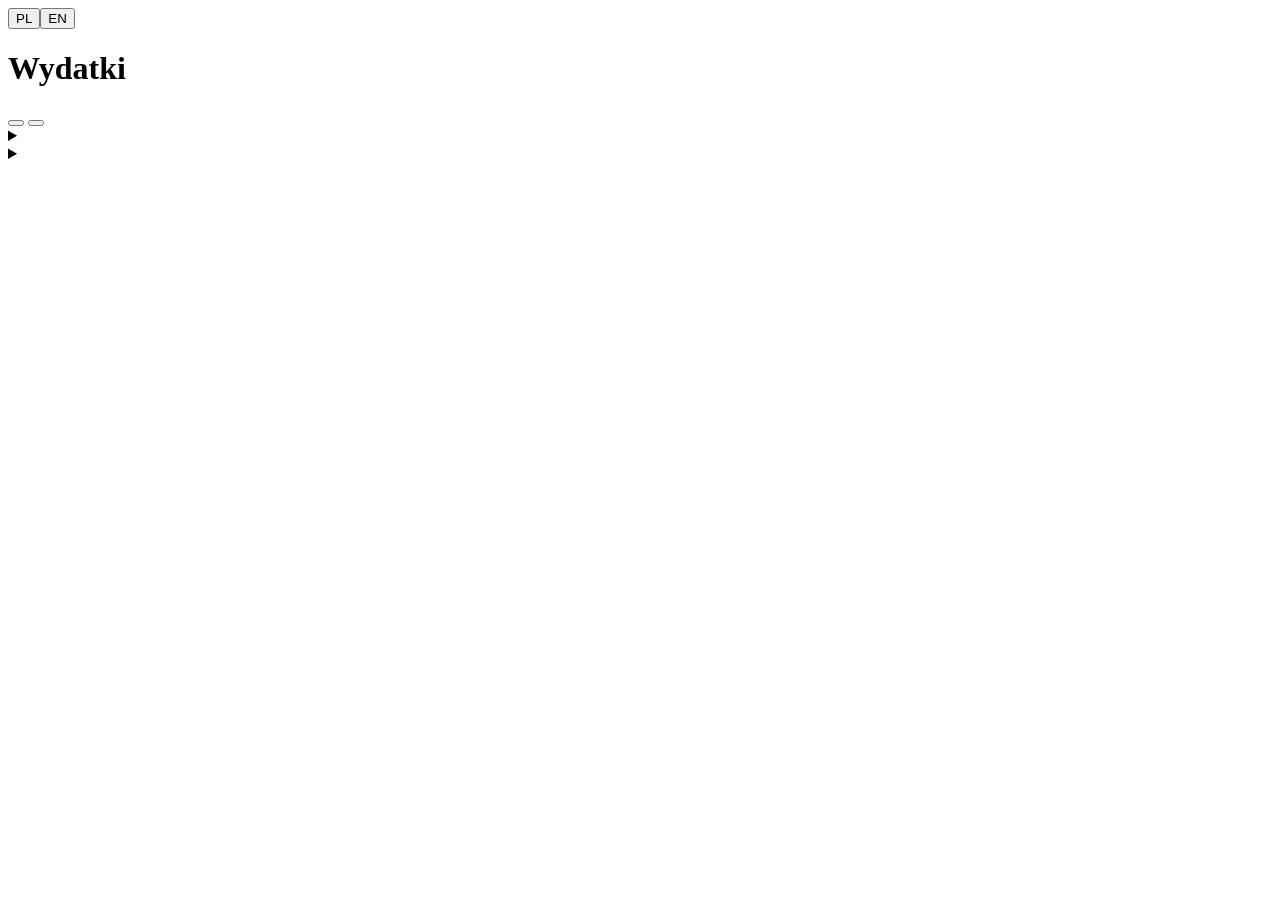
<file: src/index.html>
<!doctype html>
<html lang="pl">
<head>
<meta charset="utf-8">
<meta name="viewport" content="width=device-width,initial-scale=1">
<!--CSP-->
<!-- kontrola:csp-z-builda — build.py wstawia tu CSP z hashami skryptów; test_csp sprawdza blokadę -->
<title>Wydatki</title>
<style>
/*STYL*/
</style>
<script>/*MOTYW*/</script>
</head>
<body>
<main id="start" class="start">
  <div class="jezyk" role="group" data-i18n-aria-label="start.jezyk">
    <button type="button" data-jezyk="pl">PL</button><button type="button" data-jezyk="en">EN</button>
  </div>
  <h1>Wydatki</h1>
  <p class="lead" data-i18n-h="start.lead"></p>

  <div id="strefa" class="strefa">
    <div class="akcje">
      <button id="btn-ostatni" class="btn pri" type="button" hidden></button>
      <button id="btn-folder" class="btn pri" type="button" data-i18n="start.folder"></button>
      <input id="wybierz-folder" type="file" webkitdirectory multiple hidden>
      <label class="btn"><span data-i18n="start.pliki"></span><input id="wybierz-pliki" type="file" accept=".csv,.pdf,.xlsx,.ofx,.qfx,.yaml,.yml,.json" multiple hidden></label>
      <button id="pokaz-demo" class="btn" type="button" data-i18n="start.demo"></button>
    </div>
    <div class="muted" data-i18n="start.przeciagnij"></div>
    <div class="muted" id="info-zapis"></div>
    <div class="muted" id="wyczysc-box" hidden><button id="btn-wyczysc" class="lnk" type="button" data-i18n="start.wyczysc"></button>
      <span data-i18n="start.wyczysc_info"></span></div>
    <div id="start-blad" class="blad" role="alert"></div>
  </div>

  <details>
    <summary data-i18n="start.jak_folder"></summary>
    <pre data-i18n="start.drzewo"></pre>
    <p class="muted" data-i18n-h="start.rozpoznanie"></p>
  </details>
  <details>
    <summary data-i18n="start.pewnosc"></summary>
    <ul>
      <li data-i18n-h="start.pewnosc1"></li>
      <li data-i18n="start.pewnosc2"></li>
      <li data-i18n="start.pewnosc3"></li>
      <li data-i18n="start.pewnosc4"></li>
    </ul>
  </details>
</main>
<div id="app" hidden></div>
<template id="uklad">
<!--UKLAD-->
</template>
<script>
/*SKRYPT*/
</script>
</body>
</html>
</file>
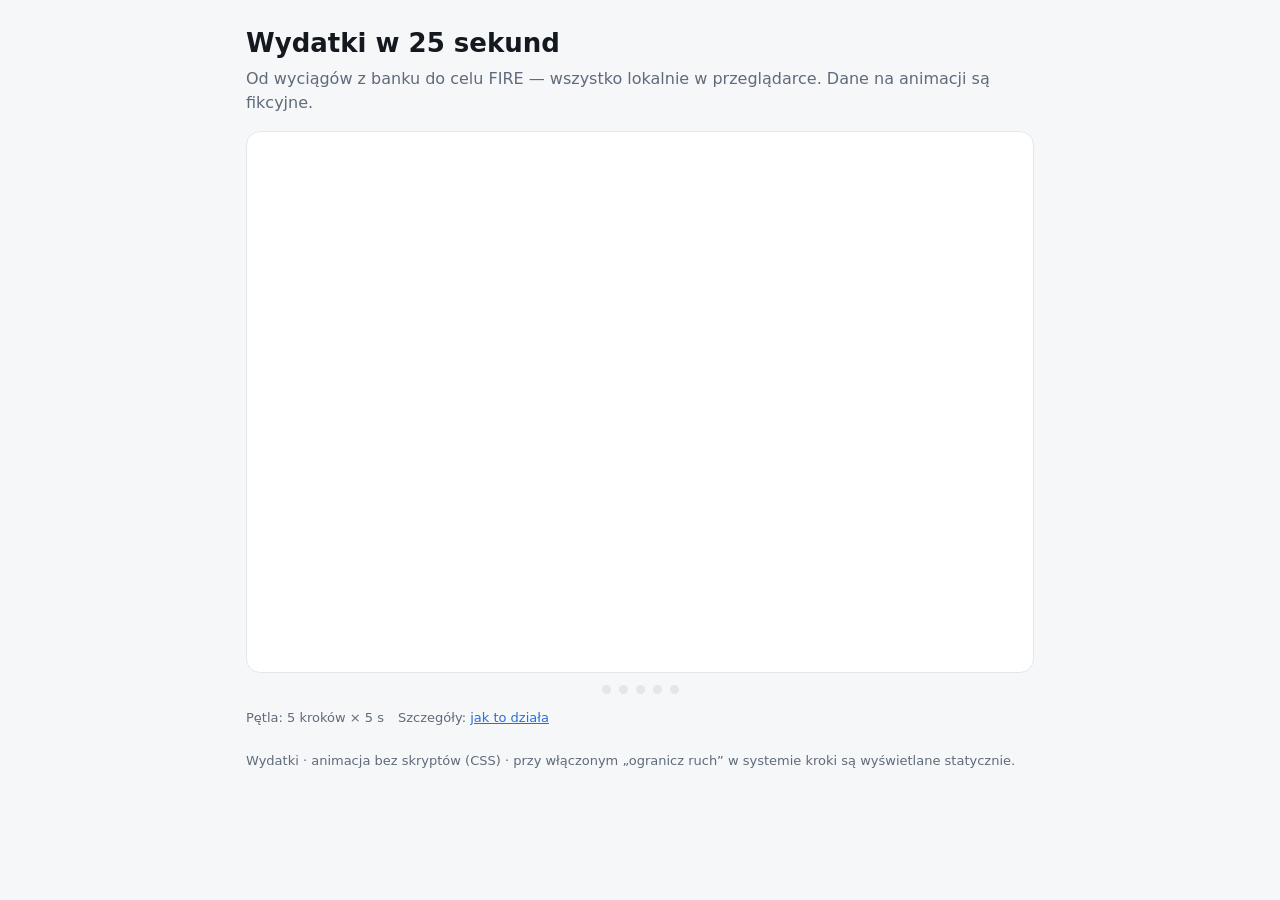
<file: docs/animacja.html>
<!doctype html>
<html lang="pl">
<head>
<meta charset="utf-8">
<meta name="viewport" content="width=device-width,initial-scale=1">
<meta http-equiv="Content-Security-Policy" content="default-src 'none'; style-src 'unsafe-inline'; img-src data:; base-uri 'none'; form-action 'none'">
<title>Wydatki w 25 sekund</title>
<style>
:root{--bg:#f6f7f9;--card:#fff;--txt:#14181f;--mut:#5f6b7a;--line:#e3e7ec;--acc:#2a6fd6;--acc-soft:#e9f1fd;
  --ok:#1f8a5b;--ok-soft:#e3f4ec;--warn:#b42318;--warn-soft:#fdecea;--szary:#8a94a3;--szary-soft:#eef0f3;--ty:#b5651d;--ty-soft:#fbf0e4;
  --c1:#2a6fd6;--c2:#1f8a5b;--c3:#d08a1c;--c4:#9b59b6;--c5:#8a94a3}
@media(prefers-color-scheme:dark){:root:not([data-theme=light]){--bg:#0f1216;--card:#171b21;--txt:#e7eaee;--mut:#9aa4b1;--line:#2a313b;
  --acc:#5b9bf0;--acc-soft:#1a2a40;--ok:#4cc38a;--ok-soft:#16302a;--warn:#f07167;--warn-soft:#3a1d1b;--szary:#8a94a3;--szary-soft:#232a33;
  --ty:#e3a35f;--ty-soft:#33261a;--c1:#5b9bf0;--c2:#4cc38a;--c3:#e3a35f;--c4:#b98ad0;--c5:#6b7583}}
:root[data-theme=dark]{--bg:#0f1216;--card:#171b21;--txt:#e7eaee;--mut:#9aa4b1;--line:#2a313b;--acc:#5b9bf0;--acc-soft:#1a2a40;
  --ok:#4cc38a;--ok-soft:#16302a;--warn:#f07167;--warn-soft:#3a1d1b;--szary-soft:#232a33;--ty:#e3a35f;--ty-soft:#33261a;
  --c1:#5b9bf0;--c2:#4cc38a;--c3:#e3a35f;--c4:#b98ad0;--c5:#6b7583}
*{box-sizing:border-box}
body{margin:0;background:var(--bg);color:var(--txt);font:16px/1.5 system-ui,-apple-system,"Segoe UI",Roboto,sans-serif}
main{max-width:820px;margin:0 auto;padding:24px 16px 48px}
h1{font-size:26px;margin:0 0 4px}
.lead{color:var(--mut);margin:0 0 16px}
.scena-box{position:relative;background:var(--card);border:1px solid var(--line);border-radius:14px;overflow:hidden;aspect-ratio:16/11;min-height:430px}
.scena{position:absolute;inset:0;padding:22px 24px;display:flex;flex-direction:column;gap:12px;opacity:0;
  animation:okno 25s infinite;animation-delay:calc(var(--k) * 5s - 25s)}
.tyt{font-size:13px;font-weight:700;letter-spacing:.04em;text-transform:uppercase;color:var(--acc)}
.opis{font-size:19px;font-weight:600;line-height:1.3}
.pod{color:var(--mut);font-size:14px;margin-top:auto}
/* widoczność sceny: 0–20% cyklu (5 s z 25 s) */
@keyframes okno{0%{opacity:0}1.5%{opacity:1}18.5%{opacity:1}20%{opacity:0}100%{opacity:0}}
/* wejście elementu w scenie: --o = sekunda od początku sceny */
.w{opacity:0;animation:wejscie 25s infinite;animation-delay:calc(var(--k) * 5s + var(--o) * 1s - 25s)}
/* widoczny przez 20 s od pojawienia: dłużej niż reszta sceny (≤ 5 s), krócej niż do kolejnego startu sceny (≥ 21 s) */
@keyframes wejscie{0%{opacity:0;transform:translateY(8px)}2%{opacity:1;transform:none}79%{opacity:1;transform:none}80%,100%{opacity:0}}
.scena .w{animation-fill-mode:both}
/* etykieta zastępowana inną: znika (visibility, bez przenikania) w chwili --do, do końca sceny */
.w.zn-do{animation-name:wejscie,schowaj;animation-delay:calc(var(--k) * 5s + var(--o) * 1s - 25s),calc(var(--k) * 5s + var(--do) * 1s - 25s)}
@keyframes schowaj{0%{visibility:hidden}8%{visibility:hidden}8.1%,100%{visibility:visible}}
/* kropki postępu */
.kropki{display:flex;gap:8px;justify-content:center;margin:12px 0 0}
.kropki span{width:9px;height:9px;border-radius:50%;background:var(--line);animation:kropka 25s infinite;animation-delay:calc(var(--k) * 5s - 25s)}
@keyframes kropka{0%{background:var(--acc);transform:scale(1.25)}19.9%{background:var(--acc);transform:scale(1.25)}20%,100%{background:var(--line);transform:none}}
/* elementy */
.pliki{display:grid;grid-template-columns:repeat(2,minmax(0,1fr));gap:10px;max-width:520px}
.plik{display:flex;align-items:center;gap:10px;border:1px solid var(--line);border-radius:10px;padding:9px 12px;background:var(--bg);font-family:ui-monospace,Menlo,monospace;font-size:14px}
.ikona{width:28px;height:34px;border-radius:4px;background:var(--acc-soft);color:var(--acc);font:700 9px system-ui;display:grid;place-items:end center;padding-bottom:4px;flex:none;position:relative}
.ikona::after{content:"";position:absolute;top:0;right:0;border-left:9px solid transparent;border-top:9px solid var(--bg)}
.ikona.pdf{background:var(--warn-soft);color:var(--warn)}
.folder{display:flex;align-items:center;gap:10px;font-weight:600}
.folder i{width:34px;height:26px;border-radius:4px;background:var(--c3);position:relative;display:inline-block}
.folder i::before{content:"";position:absolute;left:0;top:-5px;width:14px;height:6px;border-radius:3px 3px 0 0;background:var(--c3)}
.bank{margin-left:auto;font:600 12px system-ui;border-radius:999px;padding:2px 9px;background:var(--ok-soft);color:var(--ok);white-space:nowrap}
.tab{width:100%;border-collapse:collapse;font-size:14px}
.tab td{padding:7px 8px;border-bottom:1px solid var(--line);white-space:nowrap}
.tab td.o{white-space:normal;width:100%}
.tab td.k{text-align:right;font-variant-numeric:tabular-nums}
.znacz{font:600 12px system-ui;border-radius:999px;padding:2px 9px;white-space:nowrap}
.znacz.zly{background:var(--warn-soft);color:var(--warn)}
.znacz.szary{background:var(--szary-soft);color:var(--szary)}
.znacz.ok{background:var(--ok-soft);color:var(--ok)}
.znacz.tr{background:var(--acc-soft);color:var(--acc)}
.skr{text-decoration:line-through;color:var(--mut)}
.chipbox{position:relative;display:inline-block;min-width:120px;height:22px}
.chipbox .znacz{position:absolute;right:0;top:0}
.okno{position:absolute;right:24px;bottom:58px;width:min(360px,80%);background:var(--card);border:2px solid var(--ty);border-radius:12px;padding:12px 14px;
  box-shadow:0 10px 30px rgba(0,0,0,.18);font-size:14px}
.okno b{display:block;margin-bottom:4px}
.okno .btn{display:inline-block;margin-top:8px;background:var(--ty);color:#fff;border-radius:7px;padding:4px 12px;font-weight:600}
.okno.zn{opacity:0;animation:okienko 25s infinite;animation-delay:calc(var(--k) * 5s + var(--o) * 1s - 25s)}
@keyframes okienko{0%{opacity:0;transform:scale(.96)}2%{opacity:1;transform:none}7%{opacity:1}8.5%,100%{opacity:0}}
.dash{display:grid;grid-template-columns:150px 1fr;gap:22px;align-items:center}
.donut{width:150px;height:150px;border-radius:50%;background:conic-gradient(var(--c1) 0 34%,var(--c2) 0 55%,var(--c3) 0 70%,var(--c4) 0 84%,var(--c5) 0 100%);
  -webkit-mask:radial-gradient(circle,transparent 52%,#000 53%);mask:radial-gradient(circle,transparent 52%,#000 53%)}
.leg{display:grid;gap:5px;font-size:14px}
.leg i{display:inline-block;width:10px;height:10px;border-radius:3px;margin-right:8px}
.fire{border:1px solid var(--line);border-radius:12px;padding:12px 14px;background:var(--bg)}
.fire .big{font-size:26px;font-weight:700}
.pasek{height:10px;border-radius:5px;background:var(--line);overflow:hidden;margin-top:8px}
.pasek i{display:block;height:100%;width:0;background:var(--ok);border-radius:5px;animation:napelnij 25s infinite;animation-delay:calc(var(--k) * 5s + var(--o) * 1s - 25s)}
@keyframes napelnij{0%{width:0}8%{width:72%}100%{width:72%}}
.legenda{display:flex;gap:14px;flex-wrap:wrap;font-size:13px;color:var(--mut);margin-top:14px}
footer{margin-top:24px;color:var(--mut);font-size:13px}
a{color:var(--acc)}
@media(max-width:620px){.scena{padding:16px}.opis{font-size:17px}.pliki{grid-template-columns:1fr}.dash{grid-template-columns:1fr}.donut{width:120px;height:120px}
  .scena-box{aspect-ratio:auto;min-height:560px}.okno{right:12px;bottom:46px}}
/* bez animacji: wszystkie sceny statycznie, jedna pod drugą */
@media(prefers-reduced-motion:reduce){
  .scena-box{aspect-ratio:auto;min-height:0;display:grid;gap:0}
  .scena{position:relative;opacity:1;animation:none;border-bottom:1px solid var(--line)}
  .w,.okno.zn{opacity:1;animation:none}
  .w.zn-do{display:none}
  .okno{position:static;margin-top:8px}
  .pasek i{animation:none;width:72%}
  .kropki{display:none}}
</style>
</head>
<body>
<main>
<h1>Wydatki w 25 sekund</h1>
<p class="lead">Od wyciągów z banku do celu FIRE — wszystko lokalnie w przeglądarce. Dane na animacji są fikcyjne.</p>

<div class="scena-box" role="img" aria-label="Animacja: 1. wyciągi do folderu dane (podfoldery per bank opcjonalne), 2. rozpoznanie banku, 3. kontrola transakcji i duplikatów, 4. kategorie z reguł i reguła z poprawki, 5. dashboard i cel FIRE">

  <!-- 1. pliki -->
  <section class="scena" style="--k:0">
    <div class="tyt">Krok 1 · Ty</div>
    <div class="opis">Pobierasz wyciągi z banków i wrzucasz je do folderu <code>dane/</code></div>
    <div class="folder w" style="--k:0;--o:.3"><i></i> Wydatki/dane/</div>
    <div class="pliki" style="grid-template-columns:1fr;max-width:560px">
      <div class="plik w" style="--k:0;--o:.8"><span class="ikona">CSV</span>millennium/historia_10.csv</div>
      <div class="plik w" style="--k:0;--o:1.3"><span class="ikona">CSV</span>pkobp/zestawienie.csv</div>
      <div class="plik w" style="--k:0;--o:1.8"><span class="ikona pdf">PDF</span>velo/historia_karty.pdf</div>
      <div class="plik w" style="--k:0;--o:2.3"><span class="ikona">CSV</span>revolut/account-statement.csv</div>
    </div>
    <div class="pod">Podfolder na każdy bank to tylko porządek dla Ciebie — możesz też wrzucić wszystko razem. Nazwy plików nie mają znaczenia, bez konwersji.</div>
  </section>

  <!-- 2. rozpoznanie -->
  <section class="scena" style="--k:1">
    <div class="tyt">Krok 2 · automatycznie</div>
    <div class="opis">Aplikacja rozpoznaje bank po treści pliku</div>
    <div class="pliki" style="grid-template-columns:1fr;max-width:560px">
      <div class="plik"><span class="ikona">CSV</span>millennium/historia_10.csv<span class="bank w" style="--k:1;--o:.6">Millennium</span></div>
      <div class="plik"><span class="ikona">CSV</span>pkobp/zestawienie.csv<span class="bank w" style="--k:1;--o:1.2">PKO BP</span></div>
      <div class="plik"><span class="ikona pdf">PDF</span>velo/historia_karty.pdf<span class="bank w" style="--k:1;--o:1.8">VeloBank</span></div>
      <div class="plik"><span class="ikona">CSV</span>revolut/account-statement.csv<span class="bank w" style="--k:1;--o:2.4">Revolut</span></div>
    </div>
    <div class="pod">Po nagłówku kolumn albo tekście PDF, nie po nazwie pliku czy folderu — plik w złym podfolderze i tak trafi do właściwego banku. Czytany lokalnie, nic nie wychodzi do sieci.</div>
  </section>

  <!-- 3. kontrola -->
  <section class="scena" style="--k:2">
    <div class="tyt">Krok 3 · automatycznie</div>
    <div class="opis">Transakcje: kontrola, duplikaty, przelewy własne</div>
    <table class="tab">
      <tr class="w" style="--k:2;--o:.3"><td>02.10</td><td class="o">BIEDRONKA 1234 WARSZAWA</td><td class="k">−86,40</td><td><span class="znacz ok">OK</span></td></tr>
      <tr class="w" style="--k:2;--o:.8"><td class="skr">02.10</td><td class="o skr">BIEDRONKA 1234 WARSZAWA</td><td class="k skr">−86,40</td><td><span class="znacz szary">duplikat · liczony raz</span></td></tr>
      <tr class="w" style="--k:2;--o:1.4"><td class="skr">??</td><td class="o skr">ZEPSUTY WIERSZ</td><td class="k skr">−12,00</td><td><span class="znacz zly">błędna data · pominięty</span></td></tr>
      <tr class="w" style="--k:2;--o:2"><td>05.10</td><td class="o">PRZELEW WŁASNY NA OSZCZĘDNOŚCI</td><td class="k">−500,00</td><td><span class="znacz szary">wykluczony</span></td></tr>
      <tr class="w" style="--k:2;--o:2.6"><td>06.10</td><td class="o">STOKROTKA 0123 WARSZAWA</td><td class="k">−42,10</td><td><span class="znacz ok">OK</span></td></tr>
    </table>
    <div class="pod">Eksporty z nakładających się okresów nie dublują wydatków; przesunięcie pieniędzy między kontami to nie wydatek.</div>
  </section>

  <!-- 4. kategorie + reguła -->
  <section class="scena" style="--k:3">
    <div class="tyt">Krok 4 · automatycznie + Ty</div>
    <div class="opis">Kategorie z reguł — a Twoja poprawka staje się nową regułą</div>
    <table class="tab">
      <tr><td>02.10</td><td class="o">BIEDRONKA 1234</td><td class="k">−86,40</td><td><span class="chipbox"><span class="znacz ok w" style="--k:3;--o:.3">Jedzenie dom</span></span></td></tr>
      <tr><td>03.10</td><td class="o">ORLEN STACJA 452</td><td class="k">−240,00</td><td><span class="chipbox"><span class="znacz tr w" style="--k:3;--o:.5">Transport</span></span></td></tr>
      <tr><td>06.10</td><td class="o">STOKROTKA 0123</td><td class="k">−42,10</td><td><span class="chipbox"><span class="znacz szary w zn-do" style="--k:3;--o:.7;--do:1.6">Inne</span><span class="znacz ok w" style="--k:3;--o:1.6">Jedzenie dom ✎</span></span></td></tr>
      <tr><td>13.10</td><td class="o">STOKROTKA 0123</td><td class="k">−58,90</td><td><span class="chipbox"><span class="znacz szary w zn-do" style="--k:3;--o:.7;--do:3.4">Inne</span><span class="znacz ok w" style="--k:3;--o:3.4">Jedzenie dom</span></span></td></tr>
      <tr><td>20.10</td><td class="o">STOKROTKA 0123</td><td class="k">−37,25</td><td><span class="chipbox"><span class="znacz szary w zn-do" style="--k:3;--o:.7;--do:3.4">Inne</span><span class="znacz ok w" style="--k:3;--o:3.4">Jedzenie dom</span></span></td></tr>
    </table>
    <div class="okno zn" style="--k:3;--o:1.9"><b>Podobny opis ma jeszcze 2 transakcje</b>
      Przypisać je — i przyszłe — do „Jedzenie dom”? Rozpoznawać po: <code>stokrotka</code><br><span class="btn">OK</span></div>
    <div class="pod">Kolejność: Twoja poprawka → Twoje reguły → reguły z pliku → „Inne”.</div>
  </section>

  <!-- 5. dashboard -->
  <section class="scena" style="--k:4">
    <div class="tyt">Krok 5 · automatycznie</div>
    <div class="opis">Dashboard, budżety i cel FIRE</div>
    <div class="dash">
      <div class="donut w" style="--k:4;--o:.3"></div>
      <div class="leg w" style="--k:4;--o:.7">
        <span><i style="background:var(--c1)"></i>Jedzenie dom · 1 220 zł</span>
        <span><i style="background:var(--c2)"></i>Dom i rachunki · 760 zł</span>
        <span><i style="background:var(--c3)"></i>Transport · 540 zł</span>
        <span><i style="background:var(--c4)"></i>Subskrypcje · 500 zł</span>
        <span><i style="background:var(--c5)"></i>Pozostałe · 580 zł</span>
      </div>
    </div>
    <div class="fire w" style="--k:4;--o:1.2">
      <div style="font-size:13px;color:var(--mut)">Bieżący koszt życia (bez podróży, dzieci i wydatków jednorazowych)</div>
      <div class="big">3 600 zł/mc <span style="font-size:15px;font-weight:500;color:var(--mut)">· 72% celu 5 000 zł</span></div>
      <div class="pasek"><i style="--k:4;--o:1.5"></i></div>
      <div style="font-size:13px;color:var(--mut);margin-top:6px">Kapitał przy wypłacie 4%: 1,08 mln zł · każde 100 zł/mc mniej = −30 tys. zł</div>
    </div>
    <div class="pod">Zmiany zapisują się w folderze (Chrome, Edge) albo w przeglądarce z przypomnieniem o kopii.</div>
  </section>
</div>

<div class="kropki" aria-hidden="true"><span style="--k:0"></span><span style="--k:1"></span><span style="--k:2"></span><span style="--k:3"></span><span style="--k:4"></span></div>
<div class="legenda"><span>Pętla: 5 kroków × 5 s</span><span>Szczegóły: <a href="jak-to-dziala.html">jak to działa</a></span></div>
<footer>Wydatki · animacja bez skryptów (CSS) · przy włączonym „ogranicz ruch” w systemie kroki są wyświetlane statycznie.</footer>
</main>
</body>
</html>
</file>
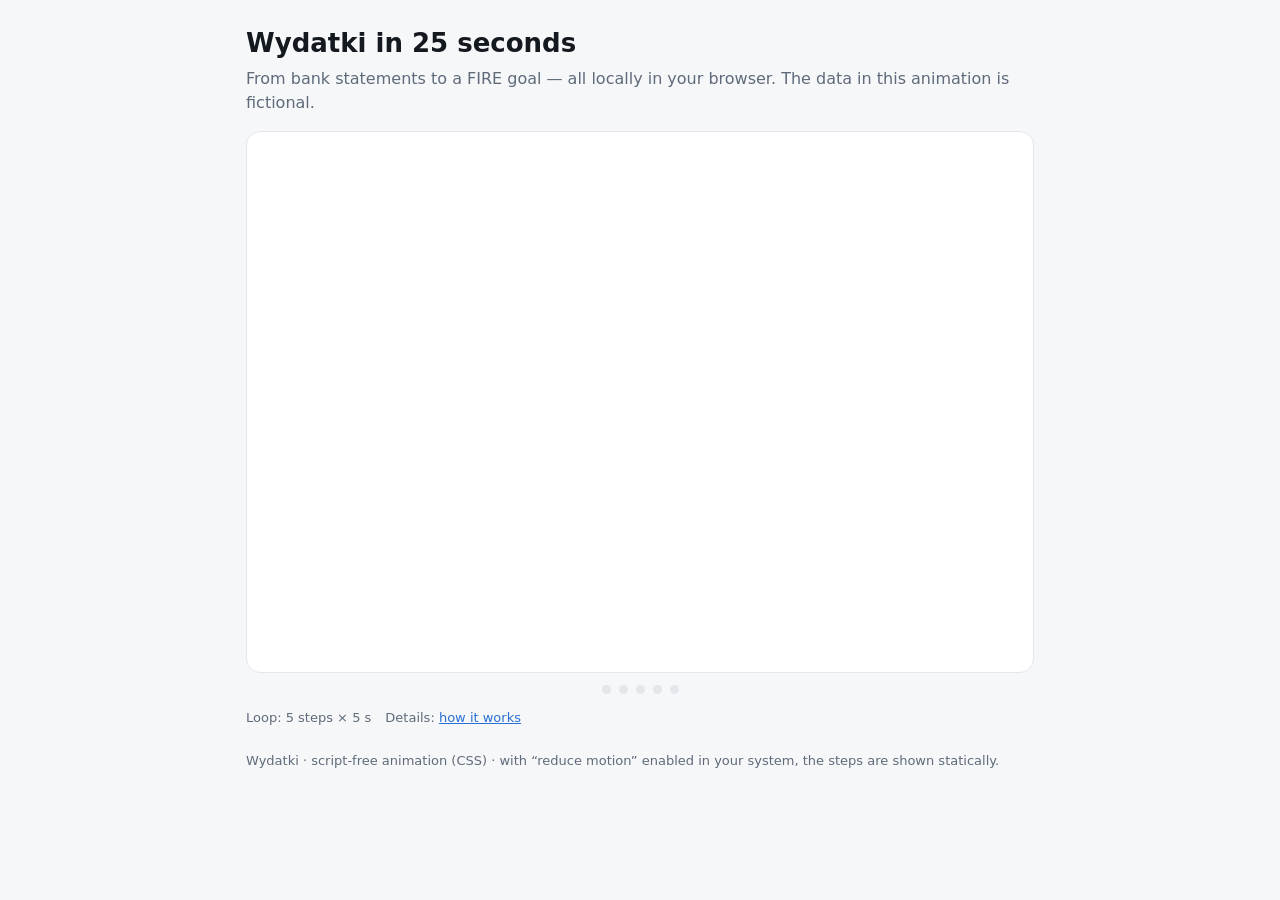
<file: docs/animation.html>
<!doctype html>
<html lang="en">
<head>
<meta charset="utf-8">
<meta name="viewport" content="width=device-width,initial-scale=1">
<meta http-equiv="Content-Security-Policy" content="default-src 'none'; style-src 'unsafe-inline'; img-src data:; base-uri 'none'; form-action 'none'">
<title>Wydatki in 25 seconds</title>
<style>
:root{--bg:#f6f7f9;--card:#fff;--txt:#14181f;--mut:#5f6b7a;--line:#e3e7ec;--acc:#2a6fd6;--acc-soft:#e9f1fd;
  --ok:#1f8a5b;--ok-soft:#e3f4ec;--warn:#b42318;--warn-soft:#fdecea;--szary:#8a94a3;--szary-soft:#eef0f3;--ty:#b5651d;--ty-soft:#fbf0e4;
  --c1:#2a6fd6;--c2:#1f8a5b;--c3:#d08a1c;--c4:#9b59b6;--c5:#8a94a3}
@media(prefers-color-scheme:dark){:root:not([data-theme=light]){--bg:#0f1216;--card:#171b21;--txt:#e7eaee;--mut:#9aa4b1;--line:#2a313b;
  --acc:#5b9bf0;--acc-soft:#1a2a40;--ok:#4cc38a;--ok-soft:#16302a;--warn:#f07167;--warn-soft:#3a1d1b;--szary:#8a94a3;--szary-soft:#232a33;
  --ty:#e3a35f;--ty-soft:#33261a;--c1:#5b9bf0;--c2:#4cc38a;--c3:#e3a35f;--c4:#b98ad0;--c5:#6b7583}}
:root[data-theme=dark]{--bg:#0f1216;--card:#171b21;--txt:#e7eaee;--mut:#9aa4b1;--line:#2a313b;--acc:#5b9bf0;--acc-soft:#1a2a40;
  --ok:#4cc38a;--ok-soft:#16302a;--warn:#f07167;--warn-soft:#3a1d1b;--szary-soft:#232a33;--ty:#e3a35f;--ty-soft:#33261a;
  --c1:#5b9bf0;--c2:#4cc38a;--c3:#e3a35f;--c4:#b98ad0;--c5:#6b7583}
*{box-sizing:border-box}
body{margin:0;background:var(--bg);color:var(--txt);font:16px/1.5 system-ui,-apple-system,"Segoe UI",Roboto,sans-serif}
main{max-width:820px;margin:0 auto;padding:24px 16px 48px}
h1{font-size:26px;margin:0 0 4px}
.lead{color:var(--mut);margin:0 0 16px}
.scena-box{position:relative;background:var(--card);border:1px solid var(--line);border-radius:14px;overflow:hidden;aspect-ratio:16/11;min-height:430px}
.scena{position:absolute;inset:0;padding:22px 24px;display:flex;flex-direction:column;gap:12px;opacity:0;
  animation:okno 25s infinite;animation-delay:calc(var(--k) * 5s - 25s)}
.tyt{font-size:13px;font-weight:700;letter-spacing:.04em;text-transform:uppercase;color:var(--acc)}
.opis{font-size:19px;font-weight:600;line-height:1.3}
.pod{color:var(--mut);font-size:14px;margin-top:auto}
/* widoczność sceny: 0–20% cyklu (5 s z 25 s) */
@keyframes okno{0%{opacity:0}1.5%{opacity:1}18.5%{opacity:1}20%{opacity:0}100%{opacity:0}}
/* wejście elementu w scenie: --o = sekunda od początku sceny */
.w{opacity:0;animation:wejscie 25s infinite;animation-delay:calc(var(--k) * 5s + var(--o) * 1s - 25s)}
/* widoczny przez 20 s od pojawienia: dłużej niż reszta sceny (≤ 5 s), krócej niż do kolejnego startu sceny (≥ 21 s) */
@keyframes wejscie{0%{opacity:0;transform:translateY(8px)}2%{opacity:1;transform:none}79%{opacity:1;transform:none}80%,100%{opacity:0}}
.scena .w{animation-fill-mode:both}
/* etykieta zastępowana inną: znika (visibility, bez przenikania) w chwili --do, do końca sceny */
.w.zn-do{animation-name:wejscie,schowaj;animation-delay:calc(var(--k) * 5s + var(--o) * 1s - 25s),calc(var(--k) * 5s + var(--do) * 1s - 25s)}
@keyframes schowaj{0%{visibility:hidden}8%{visibility:hidden}8.1%,100%{visibility:visible}}
/* kropki postępu */
.kropki{display:flex;gap:8px;justify-content:center;margin:12px 0 0}
.kropki span{width:9px;height:9px;border-radius:50%;background:var(--line);animation:kropka 25s infinite;animation-delay:calc(var(--k) * 5s - 25s)}
@keyframes kropka{0%{background:var(--acc);transform:scale(1.25)}19.9%{background:var(--acc);transform:scale(1.25)}20%,100%{background:var(--line);transform:none}}
/* elementy */
.pliki{display:grid;grid-template-columns:repeat(2,minmax(0,1fr));gap:10px;max-width:520px}
.plik{display:flex;align-items:center;gap:10px;border:1px solid var(--line);border-radius:10px;padding:9px 12px;background:var(--bg);font-family:ui-monospace,Menlo,monospace;font-size:14px}
.ikona{width:28px;height:34px;border-radius:4px;background:var(--acc-soft);color:var(--acc);font:700 9px system-ui;display:grid;place-items:end center;padding-bottom:4px;flex:none;position:relative}
.ikona::after{content:"";position:absolute;top:0;right:0;border-left:9px solid transparent;border-top:9px solid var(--bg)}
.ikona.pdf{background:var(--warn-soft);color:var(--warn)}
.folder{display:flex;align-items:center;gap:10px;font-weight:600}
.folder i{width:34px;height:26px;border-radius:4px;background:var(--c3);position:relative;display:inline-block}
.folder i::before{content:"";position:absolute;left:0;top:-5px;width:14px;height:6px;border-radius:3px 3px 0 0;background:var(--c3)}
.bank{margin-left:auto;font:600 12px system-ui;border-radius:999px;padding:2px 9px;background:var(--ok-soft);color:var(--ok);white-space:nowrap}
.tab{width:100%;border-collapse:collapse;font-size:14px}
.tab td{padding:7px 8px;border-bottom:1px solid var(--line);white-space:nowrap}
.tab td.o{white-space:normal;width:100%}
.tab td.k{text-align:right;font-variant-numeric:tabular-nums}
.znacz{font:600 12px system-ui;border-radius:999px;padding:2px 9px;white-space:nowrap}
.znacz.zly{background:var(--warn-soft);color:var(--warn)}
.znacz.szary{background:var(--szary-soft);color:var(--szary)}
.znacz.ok{background:var(--ok-soft);color:var(--ok)}
.znacz.tr{background:var(--acc-soft);color:var(--acc)}
.skr{text-decoration:line-through;color:var(--mut)}
.chipbox{position:relative;display:inline-block;min-width:120px;height:22px}
.chipbox .znacz{position:absolute;right:0;top:0}
.okno{position:absolute;right:24px;bottom:58px;width:min(360px,80%);background:var(--card);border:2px solid var(--ty);border-radius:12px;padding:12px 14px;
  box-shadow:0 10px 30px rgba(0,0,0,.18);font-size:14px}
.okno b{display:block;margin-bottom:4px}
.okno .btn{display:inline-block;margin-top:8px;background:var(--ty);color:#fff;border-radius:7px;padding:4px 12px;font-weight:600}
.okno.zn{opacity:0;animation:okienko 25s infinite;animation-delay:calc(var(--k) * 5s + var(--o) * 1s - 25s)}
@keyframes okienko{0%{opacity:0;transform:scale(.96)}2%{opacity:1;transform:none}7%{opacity:1}8.5%,100%{opacity:0}}
.dash{display:grid;grid-template-columns:150px 1fr;gap:22px;align-items:center}
.donut{width:150px;height:150px;border-radius:50%;background:conic-gradient(var(--c1) 0 34%,var(--c2) 0 55%,var(--c3) 0 70%,var(--c4) 0 84%,var(--c5) 0 100%);
  -webkit-mask:radial-gradient(circle,transparent 52%,#000 53%);mask:radial-gradient(circle,transparent 52%,#000 53%)}
.leg{display:grid;gap:5px;font-size:14px}
.leg i{display:inline-block;width:10px;height:10px;border-radius:3px;margin-right:8px}
.fire{border:1px solid var(--line);border-radius:12px;padding:12px 14px;background:var(--bg)}
.fire .big{font-size:26px;font-weight:700}
.pasek{height:10px;border-radius:5px;background:var(--line);overflow:hidden;margin-top:8px}
.pasek i{display:block;height:100%;width:0;background:var(--ok);border-radius:5px;animation:napelnij 25s infinite;animation-delay:calc(var(--k) * 5s + var(--o) * 1s - 25s)}
@keyframes napelnij{0%{width:0}8%{width:72%}100%{width:72%}}
.legenda{display:flex;gap:14px;flex-wrap:wrap;font-size:13px;color:var(--mut);margin-top:14px}
footer{margin-top:24px;color:var(--mut);font-size:13px}
a{color:var(--acc)}
@media(max-width:620px){.scena{padding:16px}.opis{font-size:17px}.pliki{grid-template-columns:1fr}.dash{grid-template-columns:1fr}.donut{width:120px;height:120px}
  .scena-box{aspect-ratio:auto;min-height:560px}.okno{right:12px;bottom:46px}}
/* bez animacji: wszystkie sceny statycznie, jedna pod drugą */
@media(prefers-reduced-motion:reduce){
  .scena-box{aspect-ratio:auto;min-height:0;display:grid;gap:0}
  .scena{position:relative;opacity:1;animation:none;border-bottom:1px solid var(--line)}
  .w,.okno.zn{opacity:1;animation:none}
  .w.zn-do{display:none}
  .okno{position:static;margin-top:8px}
  .pasek i{animation:none;width:72%}
  .kropki{display:none}}
</style>
</head>
<body>
<main>
<h1>Wydatki in 25 seconds</h1>
<p class="lead">From bank statements to a FIRE goal — all locally in your browser. The data in this animation is fictional.</p>

<div class="scena-box" role="img" aria-label="Animation: 1. statements into the dane (data) folder (per-bank subfolders optional), 2. bank detection, 3. transaction checks and duplicates, 4. categories from rules and a rule from your correction, 5. dashboard and FIRE goal">

  <!-- 1. files -->
  <section class="scena" style="--k:0">
    <div class="tyt">Step 1 · you</div>
    <div class="opis">Download statements from your banks and drop them into the <code>dane/</code> folder</div>
    <div class="folder w" style="--k:0;--o:.3"><i></i> Wydatki/dane/</div>
    <div class="pliki" style="grid-template-columns:1fr;max-width:560px">
      <div class="plik w" style="--k:0;--o:.8"><span class="ikona">OFX</span>ofx/checking_oct.ofx</div>
      <div class="plik w" style="--k:0;--o:1.3"><span class="ikona">QFX</span>ofx/credit_card.qfx</div>
      <div class="plik w" style="--k:0;--o:1.8"><span class="ikona">CSV</span>revolut/account-statement.csv</div>
      <div class="plik w" style="--k:0;--o:2.3"><span class="ikona pdf">PDF</span>velo/card_history.pdf</div>
    </div>
    <div class="pod">A subfolder per bank is just for your own tidiness — you can also drop everything in together. File names don't matter, no conversion needed.</div>
  </section>

  <!-- 2. detection -->
  <section class="scena" style="--k:1">
    <div class="tyt">Step 2 · automatic</div>
    <div class="opis">The app detects the bank from the file contents</div>
    <div class="pliki" style="grid-template-columns:1fr;max-width:560px">
      <div class="plik"><span class="ikona">OFX</span>ofx/checking_oct.ofx<span class="bank w" style="--k:1;--o:.6">OFX · any bank</span></div>
      <div class="plik"><span class="ikona">QFX</span>ofx/credit_card.qfx<span class="bank w" style="--k:1;--o:1.2">QFX · Quicken</span></div>
      <div class="plik"><span class="ikona">CSV</span>revolut/account-statement.csv<span class="bank w" style="--k:1;--o:1.8">Revolut</span></div>
      <div class="plik"><span class="ikona pdf">PDF</span>velo/card_history.pdf<span class="bank w" style="--k:1;--o:2.4">VeloBank</span></div>
    </div>
    <div class="pod">By the column header or PDF text, not by file or folder name — a file in the wrong subfolder still lands in the right bank. Read locally; nothing goes out to the network.</div>
  </section>

  <!-- 3. checks -->
  <section class="scena" style="--k:2">
    <div class="tyt">Step 3 · automatic</div>
    <div class="opis">Transactions: checks, duplicates, own transfers</div>
    <table class="tab">
      <tr class="w" style="--k:2;--o:.3"><td>10/02</td><td class="o">FRESHMART 1234 SPRINGFIELD</td><td class="k">−86.40</td><td><span class="znacz ok">OK</span></td></tr>
      <tr class="w" style="--k:2;--o:.8"><td class="skr">10/02</td><td class="o skr">FRESHMART 1234 SPRINGFIELD</td><td class="k skr">−86.40</td><td><span class="znacz szary">duplicate · counted once</span></td></tr>
      <tr class="w" style="--k:2;--o:1.4"><td class="skr">??</td><td class="o skr">BROKEN ROW</td><td class="k skr">−12.00</td><td><span class="znacz zly">bad date · skipped</span></td></tr>
      <tr class="w" style="--k:2;--o:2"><td>10/05</td><td class="o">TRANSFER TO SAVINGS</td><td class="k">−500.00</td><td><span class="znacz szary">excluded</span></td></tr>
      <tr class="w" style="--k:2;--o:2.6"><td>10/06</td><td class="o">CORNER MARKET 0123</td><td class="k">−42.10</td><td><span class="znacz ok">OK</span></td></tr>
    </table>
    <div class="pod">Exports covering overlapping periods don't double your spending; moving money between your own accounts is not spending.</div>
  </section>

  <!-- 4. categories + rule -->
  <section class="scena" style="--k:3">
    <div class="tyt">Step 4 · automatic + you</div>
    <div class="opis">Categories from rules — and your correction becomes a new rule</div>
    <table class="tab">
      <tr><td>10/02</td><td class="o">FRESHMART 1234</td><td class="k">−86.40</td><td><span class="chipbox"><span class="znacz ok w" style="--k:3;--o:.3">Groceries</span></span></td></tr>
      <tr><td>10/03</td><td class="o">FUEL STOP 452</td><td class="k">−58.00</td><td><span class="chipbox"><span class="znacz tr w" style="--k:3;--o:.5">Transport</span></span></td></tr>
      <tr><td>10/06</td><td class="o">CORNER MARKET 0123</td><td class="k">−42.10</td><td><span class="chipbox"><span class="znacz szary w zn-do" style="--k:3;--o:.7;--do:1.6">Other</span><span class="znacz ok w" style="--k:3;--o:1.6">Groceries ✎</span></span></td></tr>
      <tr><td>10/13</td><td class="o">CORNER MARKET 0123</td><td class="k">−58.90</td><td><span class="chipbox"><span class="znacz szary w zn-do" style="--k:3;--o:.7;--do:3.4">Other</span><span class="znacz ok w" style="--k:3;--o:3.4">Groceries</span></span></td></tr>
      <tr><td>10/20</td><td class="o">CORNER MARKET 0123</td><td class="k">−37.25</td><td><span class="chipbox"><span class="znacz szary w zn-do" style="--k:3;--o:.7;--do:3.4">Other</span><span class="znacz ok w" style="--k:3;--o:3.4">Groceries</span></span></td></tr>
    </table>
    <div class="okno zn" style="--k:3;--o:1.9"><b>2 more transactions have a similar description</b>
      Assign them — and future ones — to “Groceries”? Match on: <code>corner market</code><br><span class="btn">OK</span></div>
    <div class="pod">Order: your correction → your rules → rules from the file → “Other”.</div>
  </section>

  <!-- 5. dashboard -->
  <section class="scena" style="--k:4">
    <div class="tyt">Step 5 · automatic</div>
    <div class="opis">Dashboard, budgets and a FIRE goal</div>
    <div class="dash">
      <div class="donut w" style="--k:4;--o:.3"></div>
      <div class="leg w" style="--k:4;--o:.7">
        <span><i style="background:var(--c1)"></i>Groceries · $1,220</span>
        <span><i style="background:var(--c2)"></i>Home and bills · $760</span>
        <span><i style="background:var(--c3)"></i>Transport · $540</span>
        <span><i style="background:var(--c4)"></i>Subscriptions · $500</span>
        <span><i style="background:var(--c5)"></i>Other · $580</span>
      </div>
    </div>
    <div class="fire w" style="--k:4;--o:1.2">
      <div style="font-size:13px;color:var(--mut)">Current cost of living (excluding travel, kids and one-off expenses)</div>
      <div class="big">$3,600/mo <span style="font-size:15px;font-weight:500;color:var(--mut)">· 72% of the $5,000 goal</span></div>
      <div class="pasek"><i style="--k:4;--o:1.5"></i></div>
      <div style="font-size:13px;color:var(--mut);margin-top:6px">Capital at a 4% withdrawal rate: $1.08M · every $100/mo less = −$30k</div>
    </div>
    <div class="pod">Changes are saved in your folder (Chrome, Edge) or in the browser, with a backup reminder.</div>
  </section>
</div>

<div class="kropki" aria-hidden="true"><span style="--k:0"></span><span style="--k:1"></span><span style="--k:2"></span><span style="--k:3"></span><span style="--k:4"></span></div>
<div class="legenda"><span>Loop: 5 steps × 5 s</span><span>Details: <a href="how-it-works.html">how it works</a></span></div>
<footer>Wydatki · script-free animation (CSS) · with “reduce motion” enabled in your system, the steps are shown statically.</footer>
</main>
</body>
</html>
</file>
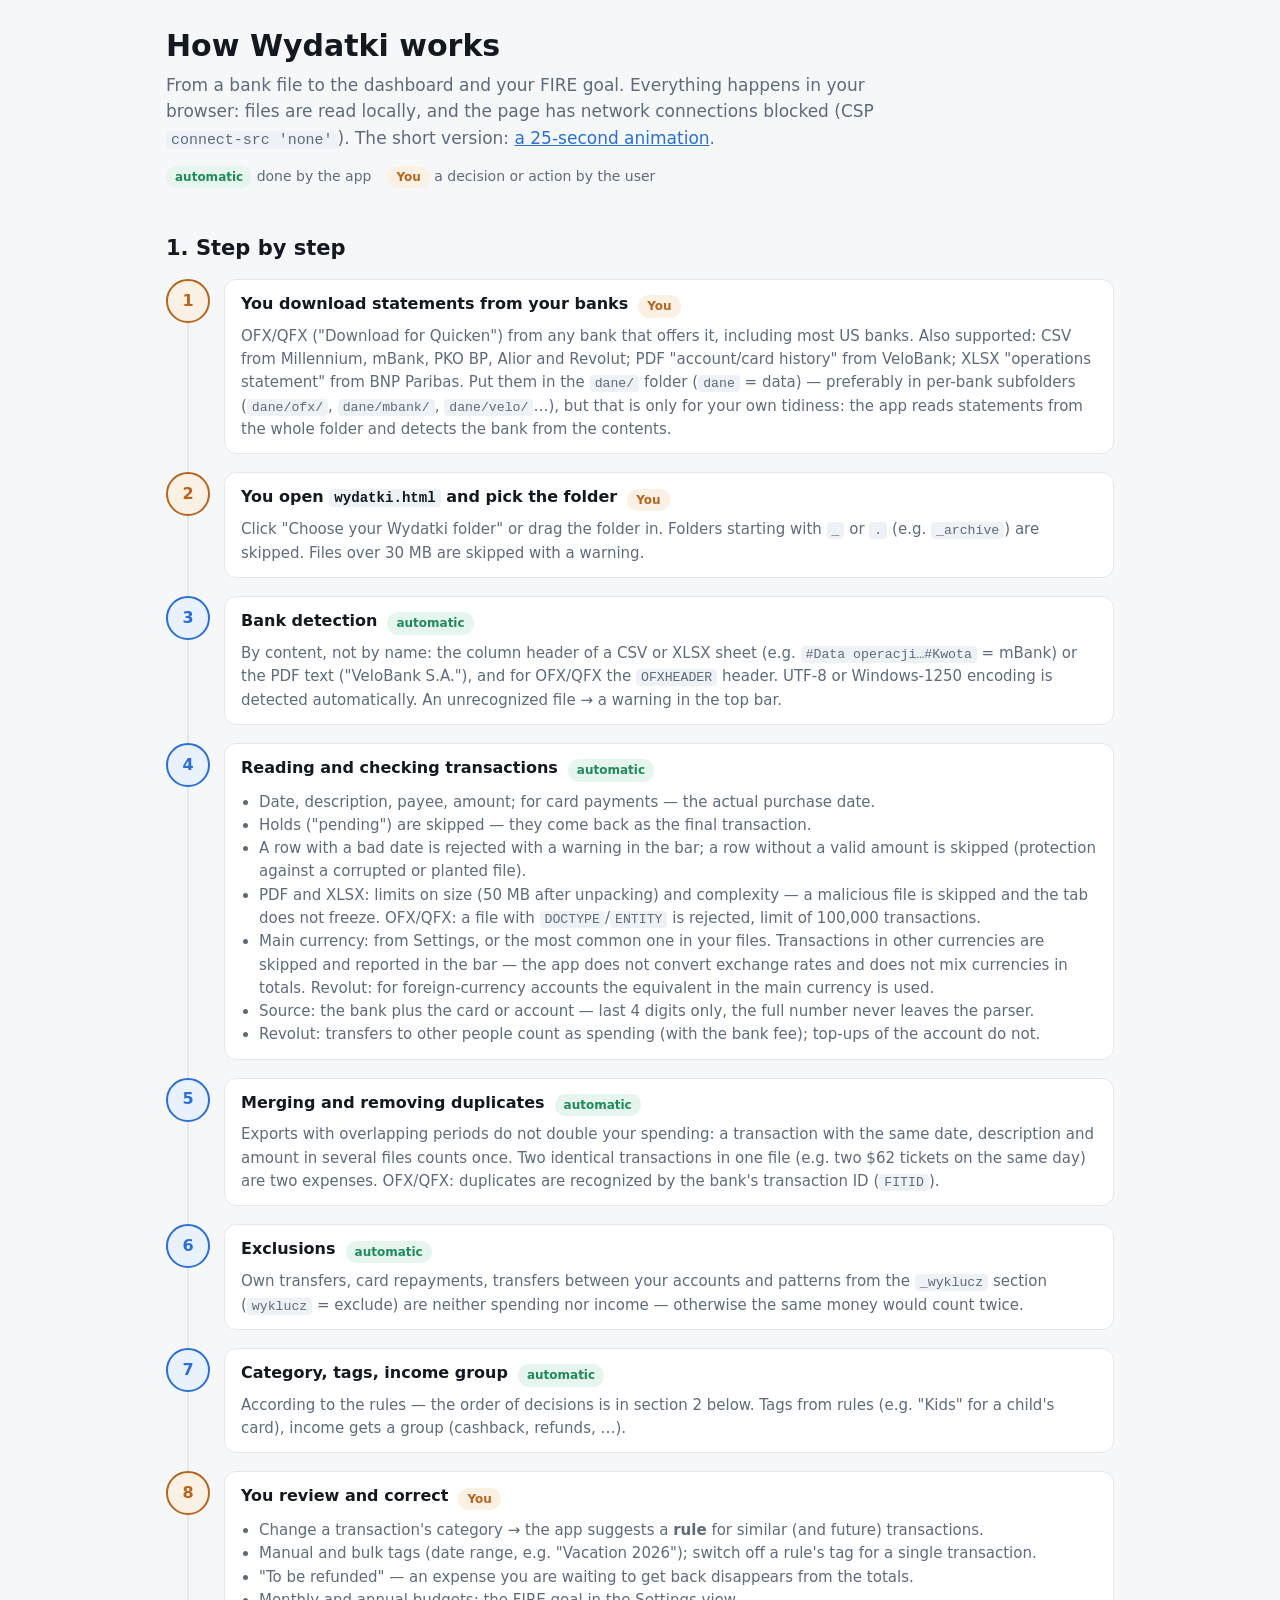
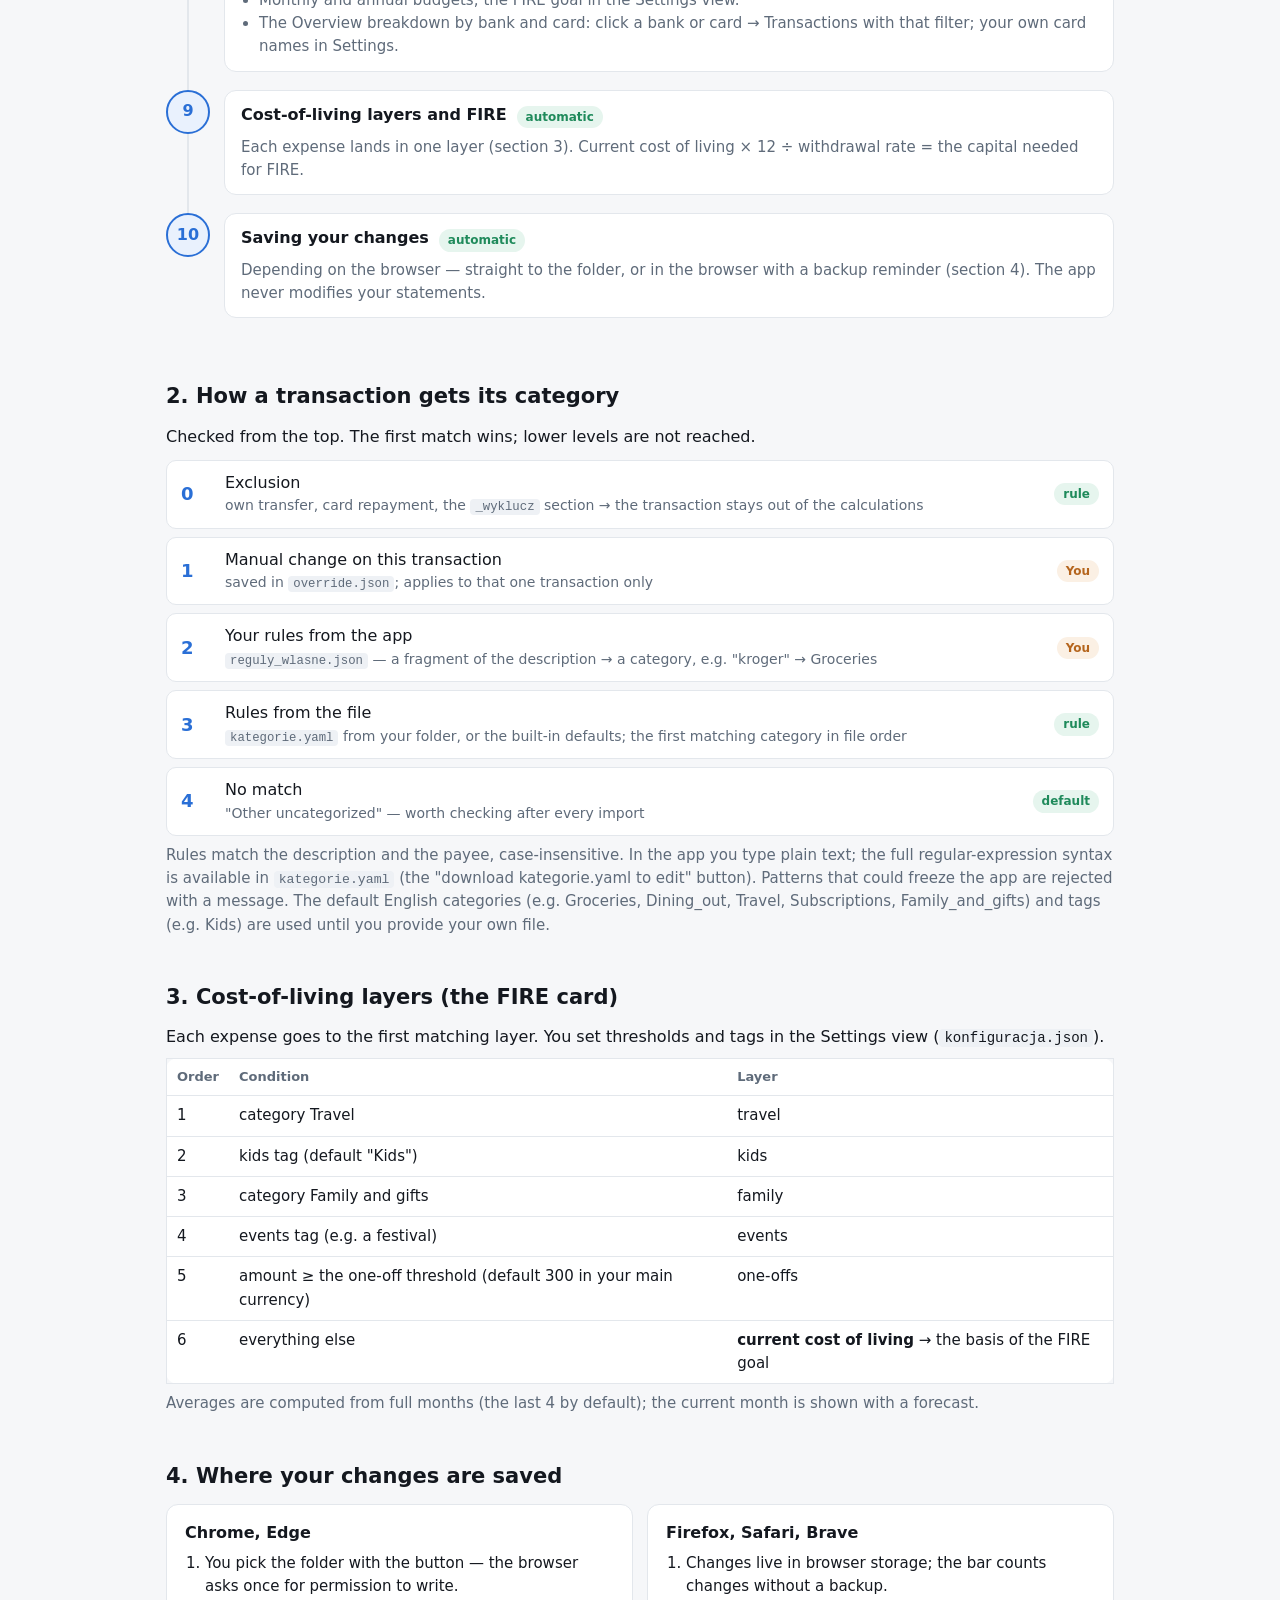
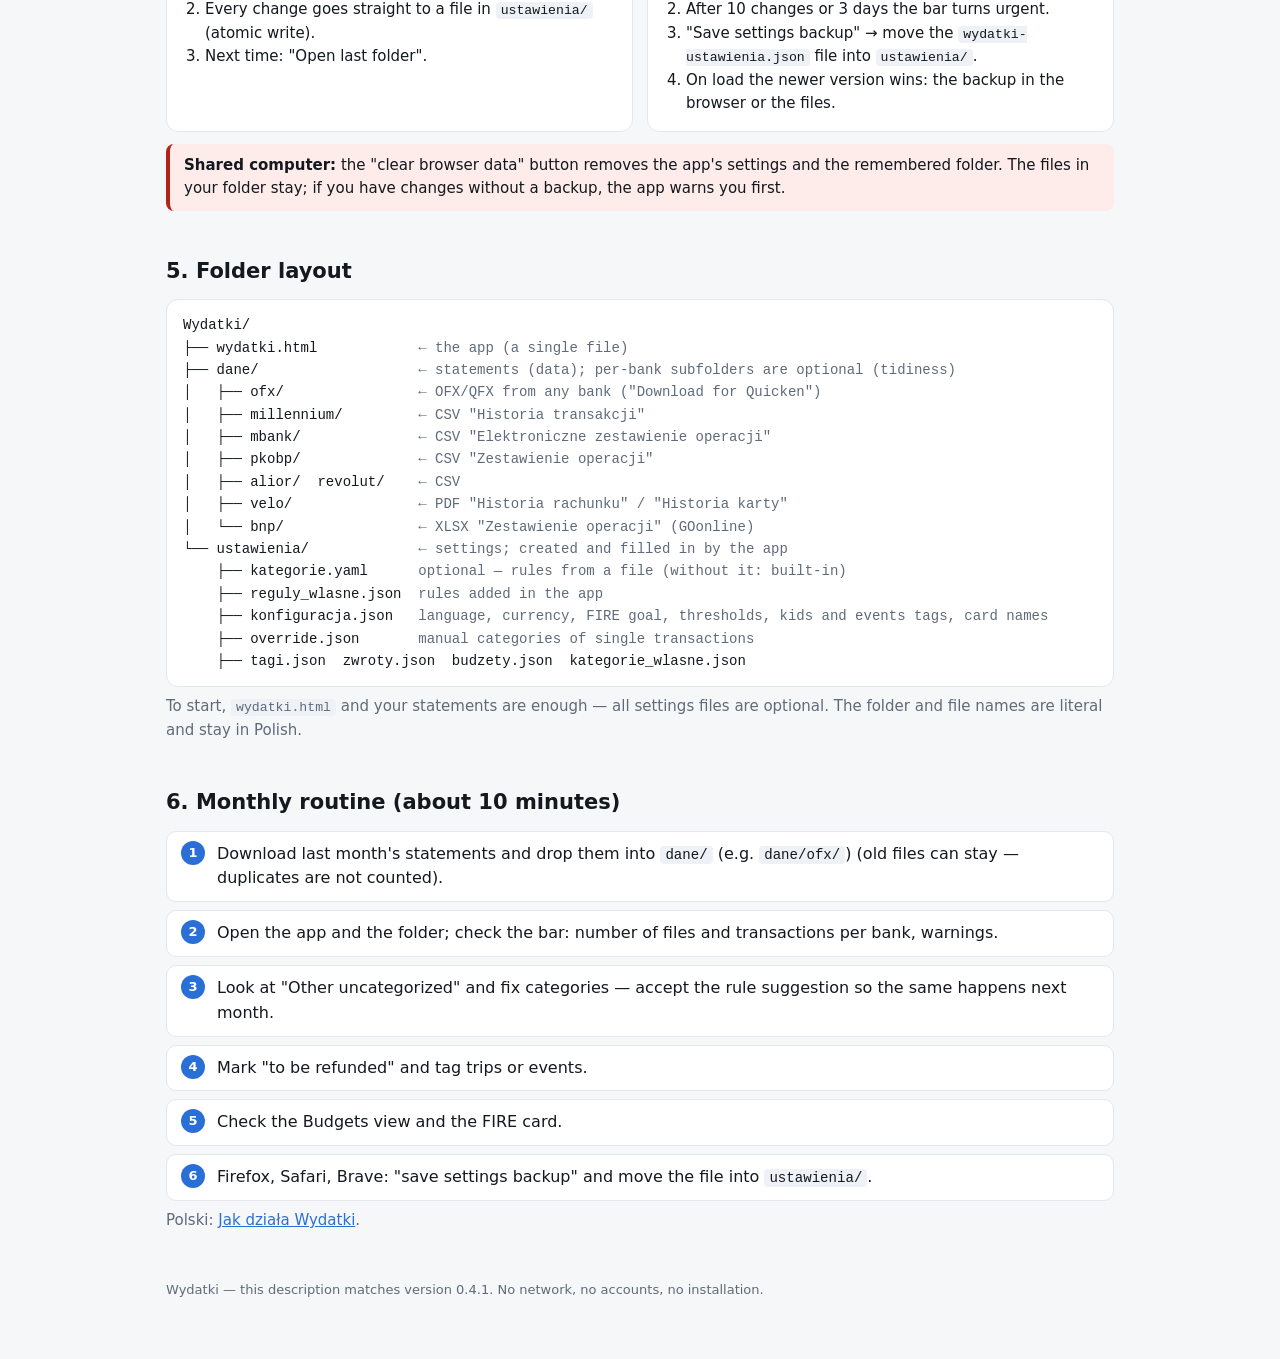
<file: docs/how-it-works.html>
<!doctype html>
<html lang="en">
<head>
<meta charset="utf-8">
<meta name="viewport" content="width=device-width,initial-scale=1">
<meta http-equiv="Content-Security-Policy" content="default-src 'none'; style-src 'unsafe-inline'; img-src data:; base-uri 'none'; form-action 'none'">
<title>How Wydatki works</title>
<style>
:root{--bg:#f6f7f9;--card:#fff;--txt:#14181f;--mut:#5f6b7a;--line:#e3e7ec;--acc:#2a6fd6;--acc-soft:#e9f1fd;
  --auto:#1f8a5b;--auto-soft:#e6f5ee;--ty:#b5651d;--ty-soft:#fbf0e4;--warn:#b42318;--warn-soft:#fdecea;--kod:#eef1f5}
@media(prefers-color-scheme:dark){:root:not([data-theme=light]){--bg:#0f1216;--card:#171b21;--txt:#e7eaee;--mut:#9aa4b1;
  --line:#2a313b;--acc:#5b9bf0;--acc-soft:#1a2a40;--auto:#4cc38a;--auto-soft:#16302a;--ty:#e3a35f;--ty-soft:#33261a;
  --warn:#f07167;--warn-soft:#3a1d1b;--kod:#222831}}
:root[data-theme=dark]{--bg:#0f1216;--card:#171b21;--txt:#e7eaee;--mut:#9aa4b1;--line:#2a313b;--acc:#5b9bf0;--acc-soft:#1a2a40;
  --auto:#4cc38a;--auto-soft:#16302a;--ty:#e3a35f;--ty-soft:#33261a;--warn:#f07167;--warn-soft:#3a1d1b;--kod:#222831}
*{box-sizing:border-box}
body{margin:0;background:var(--bg);color:var(--txt);font:16px/1.55 system-ui,-apple-system,"Segoe UI",Roboto,sans-serif}
main{max-width:980px;margin:0 auto;padding:28px 16px 64px}
h1{font-size:30px;line-height:1.2;margin:0 0 6px}
h2{font-size:21px;margin:44px 0 12px}
h3{font-size:16px;margin:0 0 4px}
p{margin:8px 0}
.lead{color:var(--mut);font-size:17px;max-width:720px}
code{background:var(--kod);border-radius:4px;padding:1px 5px;font-size:.88em;font-family:ui-monospace,SFMono-Regular,Menlo,monospace}
.card{background:var(--card);border:1px solid var(--line);border-radius:12px;padding:16px 18px}
.legend{display:flex;gap:16px;flex-wrap:wrap;margin:14px 0 4px;font-size:14px;color:var(--mut)}
.pill{display:inline-block;font-size:12px;font-weight:600;border-radius:999px;padding:2px 9px;white-space:nowrap}
.pill.auto{background:var(--auto-soft);color:var(--auto)}
.pill.ty{background:var(--ty-soft);color:var(--ty)}
/* przebieg */
.flow{display:grid;gap:0;margin-top:14px}
.step{display:grid;grid-template-columns:44px 1fr;gap:14px;position:relative;padding-bottom:18px}
.step:not(:last-child)::before{content:"";position:absolute;left:21px;top:44px;bottom:0;width:2px;background:var(--line)}
.num{width:44px;height:44px;border-radius:50%;display:grid;place-items:center;font-weight:700;background:var(--acc-soft);color:var(--acc);border:2px solid var(--acc)}
.step.ty .num{background:var(--ty-soft);color:var(--ty);border-color:var(--ty)}
.step .card{padding:12px 16px}
.step .hd{display:flex;gap:10px;align-items:center;flex-wrap:wrap;margin-bottom:2px}
.step p{color:var(--mut);font-size:15px;margin:4px 0 0}
.step ul{margin:6px 0 0;padding-left:18px;color:var(--mut);font-size:15px}
/* kolejność decyzji */
.cascade{display:grid;gap:8px;margin-top:10px}
.lvl{display:grid;grid-template-columns:32px 1fr auto;gap:12px;align-items:center;background:var(--card);border:1px solid var(--line);border-radius:10px;padding:10px 14px}
.lvl b.i{font-size:18px;color:var(--acc)}
.lvl small{color:var(--mut);font-size:14px;display:block}
/* dwie kolumny */
.grid2{display:grid;grid-template-columns:1fr 1fr;gap:14px}
.grid2 .card h3{margin-bottom:6px}
.grid2 ol{margin:6px 0 0;padding-left:20px;font-size:15px}
table{width:100%;border-collapse:collapse;font-size:15px}
th,td{text-align:left;padding:8px 10px;border-bottom:1px solid var(--line);vertical-align:top}
th{color:var(--mut);font-weight:600;font-size:13px}
.tree{font-family:ui-monospace,SFMono-Regular,Menlo,monospace;font-size:14px;line-height:1.6;white-space:pre;overflow-x:auto;background:var(--card);border:1px solid var(--line);border-radius:12px;padding:14px 16px}
.tree .c{color:var(--mut)}
.note{border-left:4px solid var(--warn);background:var(--warn-soft);border-radius:8px;padding:10px 14px;font-size:15px;margin-top:12px}
.routine{counter-reset:r;list-style:none;padding:0;margin:10px 0 0;display:grid;gap:8px}
.routine li{counter-increment:r;background:var(--card);border:1px solid var(--line);border-radius:10px;padding:10px 14px 10px 50px;position:relative}
.routine li::before{content:counter(r);position:absolute;left:14px;top:9px;width:24px;height:24px;border-radius:50%;background:var(--acc);color:#fff;font-weight:700;font-size:13px;display:grid;place-items:center}
.wrap{overflow-x:auto}
footer{margin-top:48px;color:var(--mut);font-size:13px}
@media(max-width:700px){h1{font-size:25px}.grid2{grid-template-columns:1fr}.lvl{grid-template-columns:26px 1fr}.lvl .pill{grid-column:2}}
</style>
</head>
<body>
<main>
<h1>How Wydatki works</h1>
<p class="lead">From a bank file to the dashboard and your FIRE goal. Everything happens in your browser:
files are read locally, and the page has network connections blocked (CSP <code>connect-src 'none'</code>).
The short version: <a href="animation.html" style="color:var(--acc)">a 25-second animation</a>.</p>
<div class="legend"><span><span class="pill auto">automatic</span> done by the app</span><span><span class="pill ty">You</span> a decision or action by the user</span></div>

<h2>1. Step by step</h2>
<div class="flow">

  <div class="step ty"><div class="num">1</div><div class="card">
    <div class="hd"><h3>You download statements from your banks</h3><span class="pill ty">You</span></div>
    <p>OFX/QFX ("Download for Quicken") from any bank that offers it, including most US banks. Also supported: CSV from Millennium, mBank, PKO BP, Alior and Revolut;
       PDF "account/card history" from VeloBank; XLSX "operations statement" from BNP Paribas.
       Put them in the <code>dane/</code> folder (<code>dane</code> = data) — preferably in per-bank subfolders (<code>dane/ofx/</code>, <code>dane/mbank/</code>, <code>dane/velo/</code>…),
       but that is only for your own tidiness: the app reads statements from the whole folder and detects the bank from the contents.</p>
  </div></div>

  <div class="step ty"><div class="num">2</div><div class="card">
    <div class="hd"><h3>You open <code>wydatki.html</code> and pick the folder</h3><span class="pill ty">You</span></div>
    <p>Click "Choose your Wydatki folder" or drag the folder in. Folders starting with <code>_</code> or <code>.</code>
       (e.g. <code>_archive</code>) are skipped. Files over 30 MB are skipped with a warning.</p>
  </div></div>

  <div class="step"><div class="num">3</div><div class="card">
    <div class="hd"><h3>Bank detection</h3><span class="pill auto">automatic</span></div>
    <p>By content, not by name: the column header of a CSV or XLSX sheet (e.g. <code>#Data operacji…#Kwota</code> = mBank) or the PDF text
       ("VeloBank S.A."), and for OFX/QFX the <code>OFXHEADER</code> header. UTF-8 or Windows-1250 encoding is detected automatically. An unrecognized file → a warning in the top bar.</p>
  </div></div>

  <div class="step"><div class="num">4</div><div class="card">
    <div class="hd"><h3>Reading and checking transactions</h3><span class="pill auto">automatic</span></div>
    <ul>
      <li>Date, description, payee, amount; for card payments — the actual purchase date.</li>
      <li>Holds ("pending") are skipped — they come back as the final transaction.</li>
      <li>A row with a bad date is rejected with a warning in the bar; a row without a valid amount is skipped (protection against a corrupted or planted file).</li>
      <li>PDF and XLSX: limits on size (50 MB after unpacking) and complexity — a malicious file is skipped and the tab does not freeze.
          OFX/QFX: a file with <code>DOCTYPE</code>/<code>ENTITY</code> is rejected, limit of 100,000 transactions.</li>
      <li>Main currency: from Settings, or the most common one in your files. Transactions in other currencies are skipped and reported in the bar —
          the app does not convert exchange rates and does not mix currencies in totals. Revolut: for foreign-currency accounts the equivalent in the main currency is used.</li>
      <li>Source: the bank plus the card or account — last 4 digits only, the full number never leaves the parser.</li>
      <li>Revolut: transfers to other people count as spending (with the bank fee); top-ups of the account do not.</li>
    </ul>
  </div></div>

  <div class="step"><div class="num">5</div><div class="card">
    <div class="hd"><h3>Merging and removing duplicates</h3><span class="pill auto">automatic</span></div>
    <p>Exports with overlapping periods do not double your spending: a transaction with the same date, description and amount in several files counts once.
       Two identical transactions in one file (e.g. two $62 tickets on the same day) are two expenses.
       OFX/QFX: duplicates are recognized by the bank's transaction ID (<code>FITID</code>).</p>
  </div></div>

  <div class="step"><div class="num">6</div><div class="card">
    <div class="hd"><h3>Exclusions</h3><span class="pill auto">automatic</span></div>
    <p>Own transfers, card repayments, transfers between your accounts and patterns from the <code>_wyklucz</code> section (<code>wyklucz</code> = exclude) are neither spending
       nor income — otherwise the same money would count twice.</p>
  </div></div>

  <div class="step"><div class="num">7</div><div class="card">
    <div class="hd"><h3>Category, tags, income group</h3><span class="pill auto">automatic</span></div>
    <p>According to the rules — the order of decisions is in section 2 below. Tags from rules (e.g. "Kids" for a child's card),
       income gets a group (cashback, refunds, …).</p>
  </div></div>

  <div class="step ty"><div class="num">8</div><div class="card">
    <div class="hd"><h3>You review and correct</h3><span class="pill ty">You</span></div>
    <ul>
      <li>Change a transaction's category → the app suggests a <b>rule</b> for similar (and future) transactions.</li>
      <li>Manual and bulk tags (date range, e.g. "Vacation 2026"); switch off a rule's tag for a single transaction.</li>
      <li>"To be refunded" — an expense you are waiting to get back disappears from the totals.</li>
      <li>Monthly and annual budgets; the FIRE goal in the Settings view.</li>
      <li>The Overview breakdown by bank and card: click a bank or card → Transactions with that filter; your own card names in Settings.</li>
    </ul>
  </div></div>

  <div class="step"><div class="num">9</div><div class="card">
    <div class="hd"><h3>Cost-of-living layers and FIRE</h3><span class="pill auto">automatic</span></div>
    <p>Each expense lands in one layer (section 3). Current cost of living × 12 ÷ withdrawal rate = the capital needed for FIRE.</p>
  </div></div>

  <div class="step"><div class="num">10</div><div class="card">
    <div class="hd"><h3>Saving your changes</h3><span class="pill auto">automatic</span></div>
    <p>Depending on the browser — straight to the folder, or in the browser with a backup reminder (section 4).
       The app never modifies your statements.</p>
  </div></div>
</div>

<h2>2. How a transaction gets its category</h2>
<p>Checked from the top. The first match wins; lower levels are not reached.</p>
<div class="cascade">
  <div class="lvl"><b class="i">0</b><div>Exclusion <small>own transfer, card repayment, the <code>_wyklucz</code> section → the transaction stays out of the calculations</small></div><span class="pill auto">rule</span></div>
  <div class="lvl"><b class="i">1</b><div>Manual change on this transaction <small>saved in <code>override.json</code>; applies to that one transaction only</small></div><span class="pill ty">You</span></div>
  <div class="lvl"><b class="i">2</b><div>Your rules from the app <small><code>reguly_wlasne.json</code> — a fragment of the description → a category, e.g. "kroger" → Groceries</small></div><span class="pill ty">You</span></div>
  <div class="lvl"><b class="i">3</b><div>Rules from the file <small><code>kategorie.yaml</code> from your folder, or the built-in defaults; the first matching category in file order</small></div><span class="pill auto">rule</span></div>
  <div class="lvl"><b class="i">4</b><div>No match <small>"Other uncategorized" — worth checking after every import</small></div><span class="pill auto">default</span></div>
</div>
<p style="color:var(--mut);font-size:15px">Rules match the description and the payee, case-insensitive. In the app you type plain text;
the full regular-expression syntax is available in <code>kategorie.yaml</code> (the "download kategorie.yaml to edit" button).
Patterns that could freeze the app are rejected with a message. The default English categories (e.g. Groceries, Dining_out, Travel, Subscriptions, Family_and_gifts)
and tags (e.g. Kids) are used until you provide your own file.</p>

<h2>3. Cost-of-living layers (the FIRE card)</h2>
<p>Each expense goes to the first matching layer. You set thresholds and tags in the Settings view (<code>konfiguracja.json</code>).</p>
<div class="wrap"><table class="card" style="padding:0">
  <tr><th>Order</th><th>Condition</th><th>Layer</th></tr>
  <tr><td>1</td><td>category Travel</td><td>travel</td></tr>
  <tr><td>2</td><td>kids tag (default "Kids")</td><td>kids</td></tr>
  <tr><td>3</td><td>category Family and gifts</td><td>family</td></tr>
  <tr><td>4</td><td>events tag (e.g. a festival)</td><td>events</td></tr>
  <tr><td>5</td><td>amount ≥ the one-off threshold (default 300 in your main currency)</td><td>one-offs</td></tr>
  <tr><td>6</td><td>everything else</td><td><b>current cost of living</b> → the basis of the FIRE goal</td></tr>
</table></div>
<p style="color:var(--mut);font-size:15px">Averages are computed from full months (the last 4 by default); the current month is shown with a forecast.</p>

<h2>4. Where your changes are saved</h2>
<div class="grid2">
  <div class="card"><h3>Chrome, Edge</h3>
    <ol>
      <li>You pick the folder with the button — the browser asks once for permission to write.</li>
      <li>Every change goes straight to a file in <code>ustawienia/</code> (atomic write).</li>
      <li>Next time: "Open last folder".</li>
    </ol></div>
  <div class="card"><h3>Firefox, Safari, Brave</h3>
    <ol>
      <li>Changes live in browser storage; the bar counts changes without a backup.</li>
      <li>After 10 changes or 3 days the bar turns urgent.</li>
      <li>"Save settings backup" → move the <code>wydatki-ustawienia.json</code> file into <code>ustawienia/</code>.</li>
      <li>On load the newer version wins: the backup in the browser or the files.</li>
    </ol></div>
</div>
<div class="note"><b>Shared computer:</b> the "clear browser data" button removes the app's settings and the remembered folder.
The files in your folder stay; if you have changes without a backup, the app warns you first.</div>

<h2>5. Folder layout</h2>
<div class="tree">Wydatki/
├── wydatki.html            <span class="c">← the app (a single file)</span>
├── dane/                   <span class="c">← statements (data); per-bank subfolders are optional (tidiness)</span>
│   ├── ofx/                <span class="c">← OFX/QFX from any bank ("Download for Quicken")</span>
│   ├── millennium/         <span class="c">← CSV "Historia transakcji"</span>
│   ├── mbank/              <span class="c">← CSV "Elektroniczne zestawienie operacji"</span>
│   ├── pkobp/              <span class="c">← CSV "Zestawienie operacji"</span>
│   ├── alior/  revolut/    <span class="c">← CSV</span>
│   ├── velo/               <span class="c">← PDF "Historia rachunku" / "Historia karty"</span>
│   └── bnp/                <span class="c">← XLSX "Zestawienie operacji" (GOonline)</span>
└── ustawienia/             <span class="c">← settings; created and filled in by the app</span>
    ├── kategorie.yaml      <span class="c">optional — rules from a file (without it: built-in)</span>
    ├── reguly_wlasne.json  <span class="c">rules added in the app</span>
    ├── konfiguracja.json   <span class="c">language, currency, FIRE goal, thresholds, kids and events tags, card names</span>
    ├── override.json       <span class="c">manual categories of single transactions</span>
    ├── tagi.json  zwroty.json  budzety.json  kategorie_wlasne.json</div>
<p style="color:var(--mut);font-size:15px">To start, <code>wydatki.html</code> and your statements are enough — all settings files are optional. The folder and file names are literal and stay in Polish.</p>

<h2>6. Monthly routine (about 10 minutes)</h2>
<ol class="routine">
  <li>Download last month's statements and drop them into <code>dane/</code> (e.g. <code>dane/ofx/</code>) (old files can stay — duplicates are not counted).</li>
  <li>Open the app and the folder; check the bar: number of files and transactions per bank, warnings.</li>
  <li>Look at "Other uncategorized" and fix categories — accept the rule suggestion so the same happens next month.</li>
  <li>Mark "to be refunded" and tag trips or events.</li>
  <li>Check the Budgets view and the FIRE card.</li>
  <li>Firefox, Safari, Brave: "save settings backup" and move the file into <code>ustawienia/</code>.</li>
</ol>

<p style="color:var(--mut);font-size:15px">Polski: <a href="jak-to-dziala.html" style="color:var(--acc)">Jak działa Wydatki</a>.</p>

<footer>Wydatki — this description matches version 0.4.1. No network, no accounts, no installation.</footer>
</main>
</body>
</html>
</file>
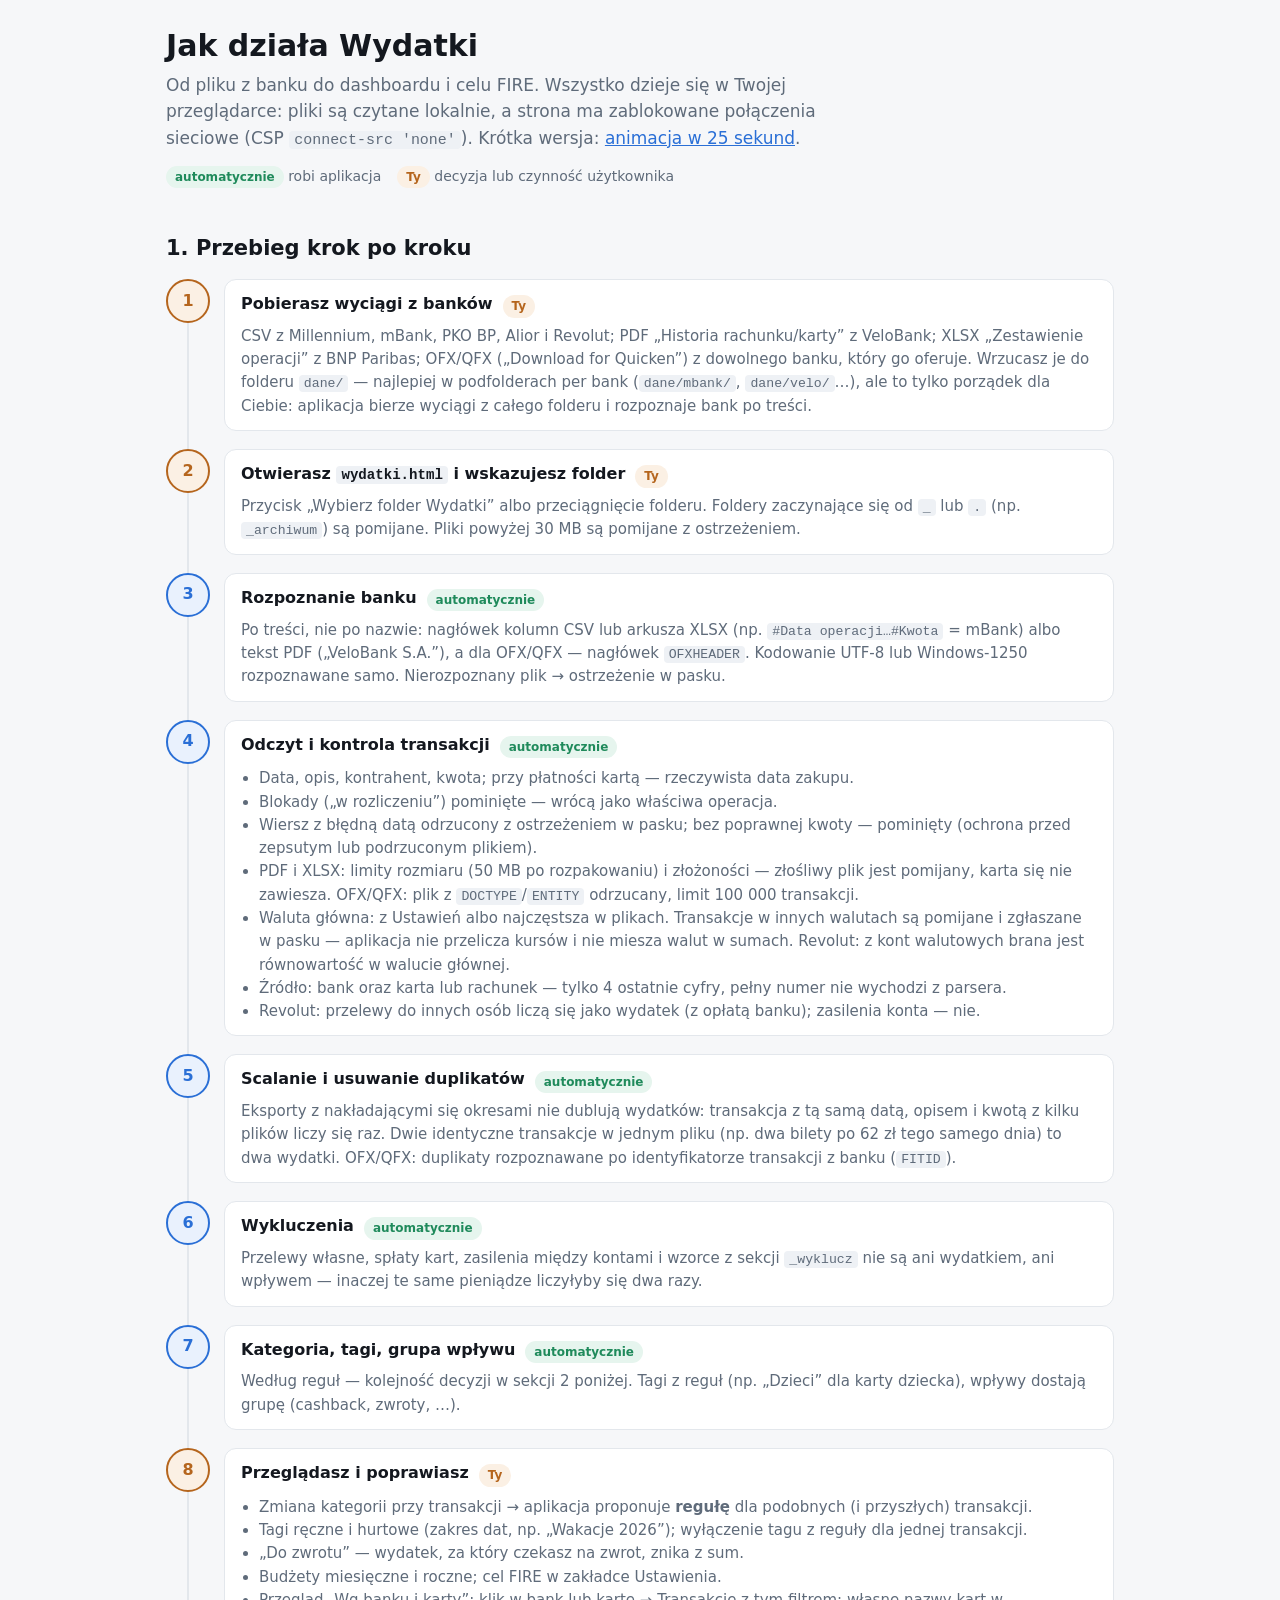
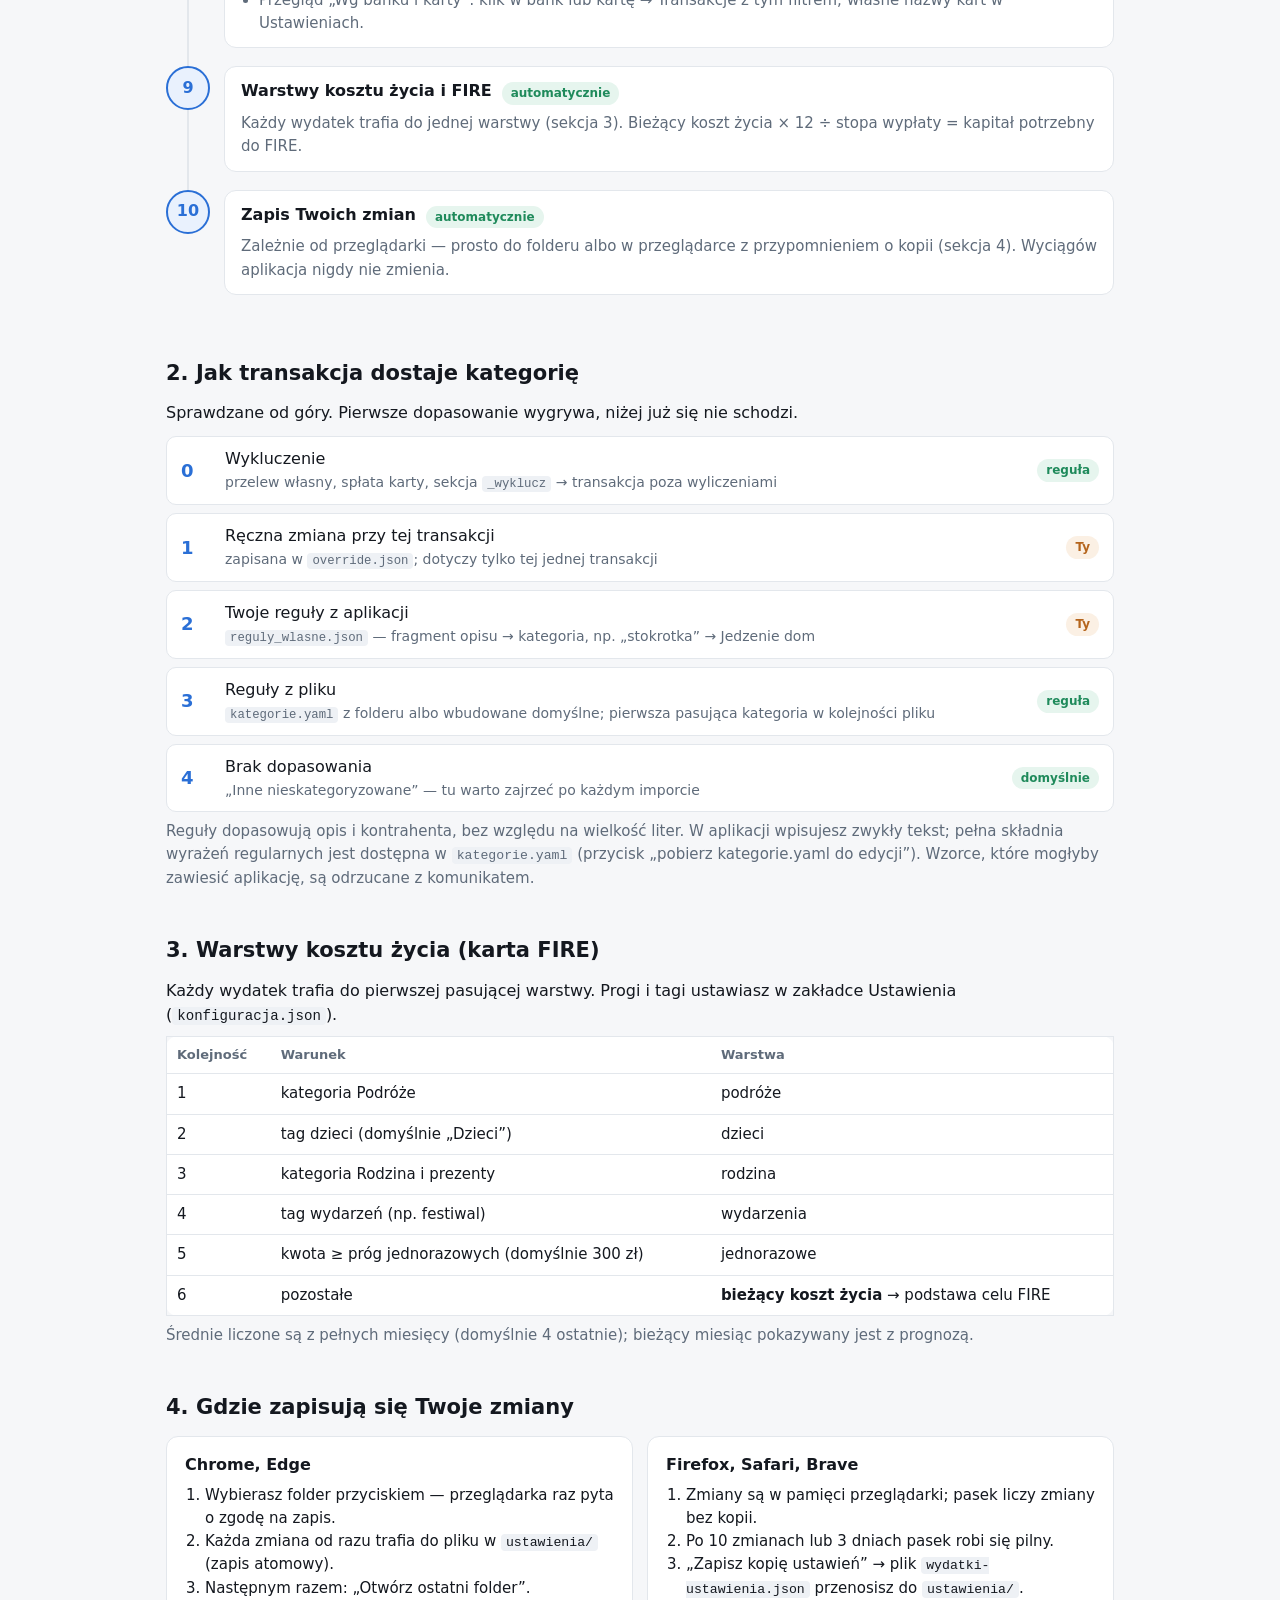
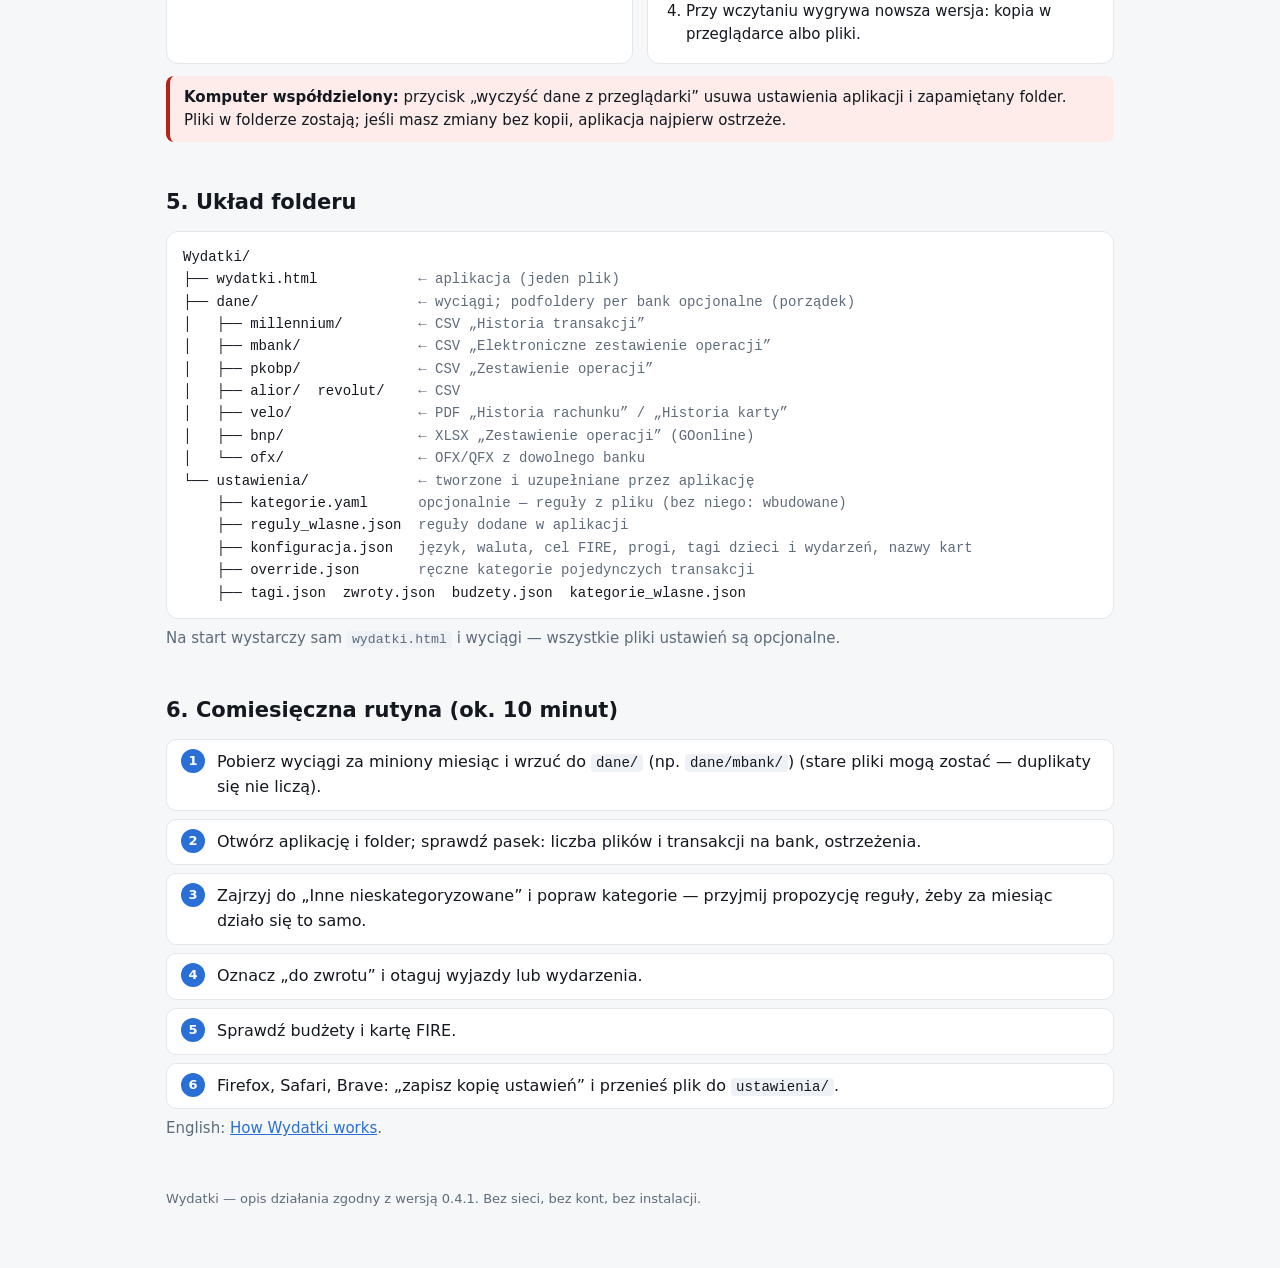
<file: docs/jak-to-dziala.html>
<!doctype html>
<html lang="pl">
<head>
<meta charset="utf-8">
<meta name="viewport" content="width=device-width,initial-scale=1">
<meta http-equiv="Content-Security-Policy" content="default-src 'none'; style-src 'unsafe-inline'; img-src data:; base-uri 'none'; form-action 'none'">
<title>Jak działa Wydatki</title>
<style>
:root{--bg:#f6f7f9;--card:#fff;--txt:#14181f;--mut:#5f6b7a;--line:#e3e7ec;--acc:#2a6fd6;--acc-soft:#e9f1fd;
  --auto:#1f8a5b;--auto-soft:#e6f5ee;--ty:#b5651d;--ty-soft:#fbf0e4;--warn:#b42318;--warn-soft:#fdecea;--kod:#eef1f5}
@media(prefers-color-scheme:dark){:root:not([data-theme=light]){--bg:#0f1216;--card:#171b21;--txt:#e7eaee;--mut:#9aa4b1;
  --line:#2a313b;--acc:#5b9bf0;--acc-soft:#1a2a40;--auto:#4cc38a;--auto-soft:#16302a;--ty:#e3a35f;--ty-soft:#33261a;
  --warn:#f07167;--warn-soft:#3a1d1b;--kod:#222831}}
:root[data-theme=dark]{--bg:#0f1216;--card:#171b21;--txt:#e7eaee;--mut:#9aa4b1;--line:#2a313b;--acc:#5b9bf0;--acc-soft:#1a2a40;
  --auto:#4cc38a;--auto-soft:#16302a;--ty:#e3a35f;--ty-soft:#33261a;--warn:#f07167;--warn-soft:#3a1d1b;--kod:#222831}
*{box-sizing:border-box}
body{margin:0;background:var(--bg);color:var(--txt);font:16px/1.55 system-ui,-apple-system,"Segoe UI",Roboto,sans-serif}
main{max-width:980px;margin:0 auto;padding:28px 16px 64px}
h1{font-size:30px;line-height:1.2;margin:0 0 6px}
h2{font-size:21px;margin:44px 0 12px}
h3{font-size:16px;margin:0 0 4px}
p{margin:8px 0}
.lead{color:var(--mut);font-size:17px;max-width:720px}
code{background:var(--kod);border-radius:4px;padding:1px 5px;font-size:.88em;font-family:ui-monospace,SFMono-Regular,Menlo,monospace}
.card{background:var(--card);border:1px solid var(--line);border-radius:12px;padding:16px 18px}
.legend{display:flex;gap:16px;flex-wrap:wrap;margin:14px 0 4px;font-size:14px;color:var(--mut)}
.pill{display:inline-block;font-size:12px;font-weight:600;border-radius:999px;padding:2px 9px;white-space:nowrap}
.pill.auto{background:var(--auto-soft);color:var(--auto)}
.pill.ty{background:var(--ty-soft);color:var(--ty)}
/* przebieg */
.flow{display:grid;gap:0;margin-top:14px}
.step{display:grid;grid-template-columns:44px 1fr;gap:14px;position:relative;padding-bottom:18px}
.step:not(:last-child)::before{content:"";position:absolute;left:21px;top:44px;bottom:0;width:2px;background:var(--line)}
.num{width:44px;height:44px;border-radius:50%;display:grid;place-items:center;font-weight:700;background:var(--acc-soft);color:var(--acc);border:2px solid var(--acc)}
.step.ty .num{background:var(--ty-soft);color:var(--ty);border-color:var(--ty)}
.step .card{padding:12px 16px}
.step .hd{display:flex;gap:10px;align-items:center;flex-wrap:wrap;margin-bottom:2px}
.step p{color:var(--mut);font-size:15px;margin:4px 0 0}
.step ul{margin:6px 0 0;padding-left:18px;color:var(--mut);font-size:15px}
/* kolejność decyzji */
.cascade{display:grid;gap:8px;margin-top:10px}
.lvl{display:grid;grid-template-columns:32px 1fr auto;gap:12px;align-items:center;background:var(--card);border:1px solid var(--line);border-radius:10px;padding:10px 14px}
.lvl b.i{font-size:18px;color:var(--acc)}
.lvl small{color:var(--mut);font-size:14px;display:block}
/* dwie kolumny */
.grid2{display:grid;grid-template-columns:1fr 1fr;gap:14px}
.grid2 .card h3{margin-bottom:6px}
.grid2 ol{margin:6px 0 0;padding-left:20px;font-size:15px}
table{width:100%;border-collapse:collapse;font-size:15px}
th,td{text-align:left;padding:8px 10px;border-bottom:1px solid var(--line);vertical-align:top}
th{color:var(--mut);font-weight:600;font-size:13px}
.tree{font-family:ui-monospace,SFMono-Regular,Menlo,monospace;font-size:14px;line-height:1.6;white-space:pre;overflow-x:auto;background:var(--card);border:1px solid var(--line);border-radius:12px;padding:14px 16px}
.tree .c{color:var(--mut)}
.note{border-left:4px solid var(--warn);background:var(--warn-soft);border-radius:8px;padding:10px 14px;font-size:15px;margin-top:12px}
.routine{counter-reset:r;list-style:none;padding:0;margin:10px 0 0;display:grid;gap:8px}
.routine li{counter-increment:r;background:var(--card);border:1px solid var(--line);border-radius:10px;padding:10px 14px 10px 50px;position:relative}
.routine li::before{content:counter(r);position:absolute;left:14px;top:9px;width:24px;height:24px;border-radius:50%;background:var(--acc);color:#fff;font-weight:700;font-size:13px;display:grid;place-items:center}
.wrap{overflow-x:auto}
footer{margin-top:48px;color:var(--mut);font-size:13px}
@media(max-width:700px){h1{font-size:25px}.grid2{grid-template-columns:1fr}.lvl{grid-template-columns:26px 1fr}.lvl .pill{grid-column:2}}
</style>
</head>
<body>
<main>
<h1>Jak działa Wydatki</h1>
<p class="lead">Od pliku z banku do dashboardu i celu FIRE. Wszystko dzieje się w Twojej przeglądarce:
pliki są czytane lokalnie, a strona ma zablokowane połączenia sieciowe (CSP <code>connect-src 'none'</code>).
Krótka wersja: <a href="animacja.html" style="color:var(--acc)">animacja w 25 sekund</a>.</p>
<div class="legend"><span><span class="pill auto">automatycznie</span> robi aplikacja</span><span><span class="pill ty">Ty</span> decyzja lub czynność użytkownika</span></div>

<h2>1. Przebieg krok po kroku</h2>
<div class="flow">

  <div class="step ty"><div class="num">1</div><div class="card">
    <div class="hd"><h3>Pobierasz wyciągi z banków</h3><span class="pill ty">Ty</span></div>
    <p>CSV z Millennium, mBank, PKO BP, Alior i Revolut; PDF „Historia rachunku/karty” z VeloBank; XLSX „Zestawienie operacji” z BNP Paribas;
       OFX/QFX („Download for Quicken”) z dowolnego banku, który go oferuje.
       Wrzucasz je do folderu <code>dane/</code> — najlepiej w podfolderach per bank (<code>dane/mbank/</code>, <code>dane/velo/</code>…),
       ale to tylko porządek dla Ciebie: aplikacja bierze wyciągi z całego folderu i rozpoznaje bank po treści.</p>
  </div></div>

  <div class="step ty"><div class="num">2</div><div class="card">
    <div class="hd"><h3>Otwierasz <code>wydatki.html</code> i wskazujesz folder</h3><span class="pill ty">Ty</span></div>
    <p>Przycisk „Wybierz folder Wydatki” albo przeciągnięcie folderu. Foldery zaczynające się od <code>_</code> lub <code>.</code>
       (np. <code>_archiwum</code>) są pomijane. Pliki powyżej 30 MB są pomijane z ostrzeżeniem.</p>
  </div></div>

  <div class="step"><div class="num">3</div><div class="card">
    <div class="hd"><h3>Rozpoznanie banku</h3><span class="pill auto">automatycznie</span></div>
    <p>Po treści, nie po nazwie: nagłówek kolumn CSV lub arkusza XLSX (np. <code>#Data operacji…#Kwota</code> = mBank) albo tekst PDF
       („VeloBank S.A.”), a dla OFX/QFX — nagłówek <code>OFXHEADER</code>. Kodowanie UTF-8 lub Windows-1250 rozpoznawane samo. Nierozpoznany plik → ostrzeżenie w pasku.</p>
  </div></div>

  <div class="step"><div class="num">4</div><div class="card">
    <div class="hd"><h3>Odczyt i kontrola transakcji</h3><span class="pill auto">automatycznie</span></div>
    <ul>
      <li>Data, opis, kontrahent, kwota; przy płatności kartą — rzeczywista data zakupu.</li>
      <li>Blokady („w rozliczeniu”) pominięte — wrócą jako właściwa operacja.</li>
      <li>Wiersz z błędną datą odrzucony z ostrzeżeniem w pasku; bez poprawnej kwoty — pominięty (ochrona przed zepsutym lub podrzuconym plikiem).</li>
      <li>PDF i XLSX: limity rozmiaru (50 MB po rozpakowaniu) i złożoności — złośliwy plik jest pomijany, karta się nie zawiesza.
          OFX/QFX: plik z <code>DOCTYPE</code>/<code>ENTITY</code> odrzucany, limit 100 000 transakcji.</li>
      <li>Waluta główna: z Ustawień albo najczęstsza w plikach. Transakcje w innych walutach są pomijane i zgłaszane w pasku —
          aplikacja nie przelicza kursów i nie miesza walut w sumach. Revolut: z kont walutowych brana jest równowartość w walucie głównej.</li>
      <li>Źródło: bank oraz karta lub rachunek — tylko 4 ostatnie cyfry, pełny numer nie wychodzi z parsera.</li>
      <li>Revolut: przelewy do innych osób liczą się jako wydatek (z opłatą banku); zasilenia konta — nie.</li>
    </ul>
  </div></div>

  <div class="step"><div class="num">5</div><div class="card">
    <div class="hd"><h3>Scalanie i usuwanie duplikatów</h3><span class="pill auto">automatycznie</span></div>
    <p>Eksporty z nakładającymi się okresami nie dublują wydatków: transakcja z tą samą datą, opisem i kwotą z kilku plików liczy się raz.
       Dwie identyczne transakcje w jednym pliku (np. dwa bilety po 62 zł tego samego dnia) to dwa wydatki.
       OFX/QFX: duplikaty rozpoznawane po identyfikatorze transakcji z banku (<code>FITID</code>).</p>
  </div></div>

  <div class="step"><div class="num">6</div><div class="card">
    <div class="hd"><h3>Wykluczenia</h3><span class="pill auto">automatycznie</span></div>
    <p>Przelewy własne, spłaty kart, zasilenia między kontami i wzorce z sekcji <code>_wyklucz</code> nie są ani wydatkiem,
       ani wpływem — inaczej te same pieniądze liczyłyby się dwa razy.</p>
  </div></div>

  <div class="step"><div class="num">7</div><div class="card">
    <div class="hd"><h3>Kategoria, tagi, grupa wpływu</h3><span class="pill auto">automatycznie</span></div>
    <p>Według reguł — kolejność decyzji w sekcji 2 poniżej. Tagi z reguł (np. „Dzieci” dla karty dziecka),
       wpływy dostają grupę (cashback, zwroty, …).</p>
  </div></div>

  <div class="step ty"><div class="num">8</div><div class="card">
    <div class="hd"><h3>Przeglądasz i poprawiasz</h3><span class="pill ty">Ty</span></div>
    <ul>
      <li>Zmiana kategorii przy transakcji → aplikacja proponuje <b>regułę</b> dla podobnych (i przyszłych) transakcji.</li>
      <li>Tagi ręczne i hurtowe (zakres dat, np. „Wakacje 2026”); wyłączenie tagu z reguły dla jednej transakcji.</li>
      <li>„Do zwrotu” — wydatek, za który czekasz na zwrot, znika z sum.</li>
      <li>Budżety miesięczne i roczne; cel FIRE w zakładce Ustawienia.</li>
      <li>Przegląd „Wg banku i karty”: klik w bank lub kartę → Transakcje z tym filtrem; własne nazwy kart w Ustawieniach.</li>
    </ul>
  </div></div>

  <div class="step"><div class="num">9</div><div class="card">
    <div class="hd"><h3>Warstwy kosztu życia i FIRE</h3><span class="pill auto">automatycznie</span></div>
    <p>Każdy wydatek trafia do jednej warstwy (sekcja 3). Bieżący koszt życia × 12 ÷ stopa wypłaty = kapitał potrzebny do FIRE.</p>
  </div></div>

  <div class="step"><div class="num">10</div><div class="card">
    <div class="hd"><h3>Zapis Twoich zmian</h3><span class="pill auto">automatycznie</span></div>
    <p>Zależnie od przeglądarki — prosto do folderu albo w przeglądarce z przypomnieniem o kopii (sekcja 4).
       Wyciągów aplikacja nigdy nie zmienia.</p>
  </div></div>
</div>

<h2>2. Jak transakcja dostaje kategorię</h2>
<p>Sprawdzane od góry. Pierwsze dopasowanie wygrywa, niżej już się nie schodzi.</p>
<div class="cascade">
  <div class="lvl"><b class="i">0</b><div>Wykluczenie <small>przelew własny, spłata karty, sekcja <code>_wyklucz</code> → transakcja poza wyliczeniami</small></div><span class="pill auto">reguła</span></div>
  <div class="lvl"><b class="i">1</b><div>Ręczna zmiana przy tej transakcji <small>zapisana w <code>override.json</code>; dotyczy tylko tej jednej transakcji</small></div><span class="pill ty">Ty</span></div>
  <div class="lvl"><b class="i">2</b><div>Twoje reguły z aplikacji <small><code>reguly_wlasne.json</code> — fragment opisu → kategoria, np. „stokrotka” → Jedzenie dom</small></div><span class="pill ty">Ty</span></div>
  <div class="lvl"><b class="i">3</b><div>Reguły z pliku <small><code>kategorie.yaml</code> z folderu albo wbudowane domyślne; pierwsza pasująca kategoria w kolejności pliku</small></div><span class="pill auto">reguła</span></div>
  <div class="lvl"><b class="i">4</b><div>Brak dopasowania <small>„Inne nieskategoryzowane” — tu warto zajrzeć po każdym imporcie</small></div><span class="pill auto">domyślnie</span></div>
</div>
<p style="color:var(--mut);font-size:15px">Reguły dopasowują opis i kontrahenta, bez względu na wielkość liter. W aplikacji wpisujesz zwykły tekst;
pełna składnia wyrażeń regularnych jest dostępna w <code>kategorie.yaml</code> (przycisk „pobierz kategorie.yaml do edycji”).
Wzorce, które mogłyby zawiesić aplikację, są odrzucane z komunikatem.</p>

<h2>3. Warstwy kosztu życia (karta FIRE)</h2>
<p>Każdy wydatek trafia do pierwszej pasującej warstwy. Progi i tagi ustawiasz w zakładce Ustawienia (<code>konfiguracja.json</code>).</p>
<div class="wrap"><table class="card" style="padding:0">
  <tr><th>Kolejność</th><th>Warunek</th><th>Warstwa</th></tr>
  <tr><td>1</td><td>kategoria Podróże</td><td>podróże</td></tr>
  <tr><td>2</td><td>tag dzieci (domyślnie „Dzieci”)</td><td>dzieci</td></tr>
  <tr><td>3</td><td>kategoria Rodzina i prezenty</td><td>rodzina</td></tr>
  <tr><td>4</td><td>tag wydarzeń (np. festiwal)</td><td>wydarzenia</td></tr>
  <tr><td>5</td><td>kwota ≥ próg jednorazowych (domyślnie 300 zł)</td><td>jednorazowe</td></tr>
  <tr><td>6</td><td>pozostałe</td><td><b>bieżący koszt życia</b> → podstawa celu FIRE</td></tr>
</table></div>
<p style="color:var(--mut);font-size:15px">Średnie liczone są z pełnych miesięcy (domyślnie 4 ostatnie); bieżący miesiąc pokazywany jest z prognozą.</p>

<h2>4. Gdzie zapisują się Twoje zmiany</h2>
<div class="grid2">
  <div class="card"><h3>Chrome, Edge</h3>
    <ol>
      <li>Wybierasz folder przyciskiem — przeglądarka raz pyta o zgodę na zapis.</li>
      <li>Każda zmiana od razu trafia do pliku w <code>ustawienia/</code> (zapis atomowy).</li>
      <li>Następnym razem: „Otwórz ostatni folder”.</li>
    </ol></div>
  <div class="card"><h3>Firefox, Safari, Brave</h3>
    <ol>
      <li>Zmiany są w pamięci przeglądarki; pasek liczy zmiany bez kopii.</li>
      <li>Po 10 zmianach lub 3 dniach pasek robi się pilny.</li>
      <li>„Zapisz kopię ustawień” → plik <code>wydatki-ustawienia.json</code> przenosisz do <code>ustawienia/</code>.</li>
      <li>Przy wczytaniu wygrywa nowsza wersja: kopia w przeglądarce albo pliki.</li>
    </ol></div>
</div>
<div class="note"><b>Komputer współdzielony:</b> przycisk „wyczyść dane z przeglądarki” usuwa ustawienia aplikacji i zapamiętany folder.
Pliki w folderze zostają; jeśli masz zmiany bez kopii, aplikacja najpierw ostrzeże.</div>

<h2>5. Układ folderu</h2>
<div class="tree">Wydatki/
├── wydatki.html            <span class="c">← aplikacja (jeden plik)</span>
├── dane/                   <span class="c">← wyciągi; podfoldery per bank opcjonalne (porządek)</span>
│   ├── millennium/         <span class="c">← CSV „Historia transakcji”</span>
│   ├── mbank/              <span class="c">← CSV „Elektroniczne zestawienie operacji”</span>
│   ├── pkobp/              <span class="c">← CSV „Zestawienie operacji”</span>
│   ├── alior/  revolut/    <span class="c">← CSV</span>
│   ├── velo/               <span class="c">← PDF „Historia rachunku” / „Historia karty”</span>
│   ├── bnp/                <span class="c">← XLSX „Zestawienie operacji” (GOonline)</span>
│   └── ofx/                <span class="c">← OFX/QFX z dowolnego banku</span>
└── ustawienia/             <span class="c">← tworzone i uzupełniane przez aplikację</span>
    ├── kategorie.yaml      <span class="c">opcjonalnie — reguły z pliku (bez niego: wbudowane)</span>
    ├── reguly_wlasne.json  <span class="c">reguły dodane w aplikacji</span>
    ├── konfiguracja.json   <span class="c">język, waluta, cel FIRE, progi, tagi dzieci i wydarzeń, nazwy kart</span>
    ├── override.json       <span class="c">ręczne kategorie pojedynczych transakcji</span>
    ├── tagi.json  zwroty.json  budzety.json  kategorie_wlasne.json</div>
<p style="color:var(--mut);font-size:15px">Na start wystarczy sam <code>wydatki.html</code> i wyciągi — wszystkie pliki ustawień są opcjonalne.</p>

<h2>6. Comiesięczna rutyna (ok. 10 minut)</h2>
<ol class="routine">
  <li>Pobierz wyciągi za miniony miesiąc i wrzuć do <code>dane/</code> (np. <code>dane/mbank/</code>) (stare pliki mogą zostać — duplikaty się nie liczą).</li>
  <li>Otwórz aplikację i folder; sprawdź pasek: liczba plików i transakcji na bank, ostrzeżenia.</li>
  <li>Zajrzyj do „Inne nieskategoryzowane” i popraw kategorie — przyjmij propozycję reguły, żeby za miesiąc działo się to samo.</li>
  <li>Oznacz „do zwrotu” i otaguj wyjazdy lub wydarzenia.</li>
  <li>Sprawdź budżety i kartę FIRE.</li>
  <li>Firefox, Safari, Brave: „zapisz kopię ustawień” i przenieś plik do <code>ustawienia/</code>.</li>
</ol>

<p style="color:var(--mut);font-size:15px">English: <a href="how-it-works.html" style="color:var(--acc)">How Wydatki works</a>.</p>

<footer>Wydatki — opis działania zgodny z wersją 0.4.1. Bez sieci, bez kont, bez instalacji.</footer>
</main>
</body>
</html>
</file>
